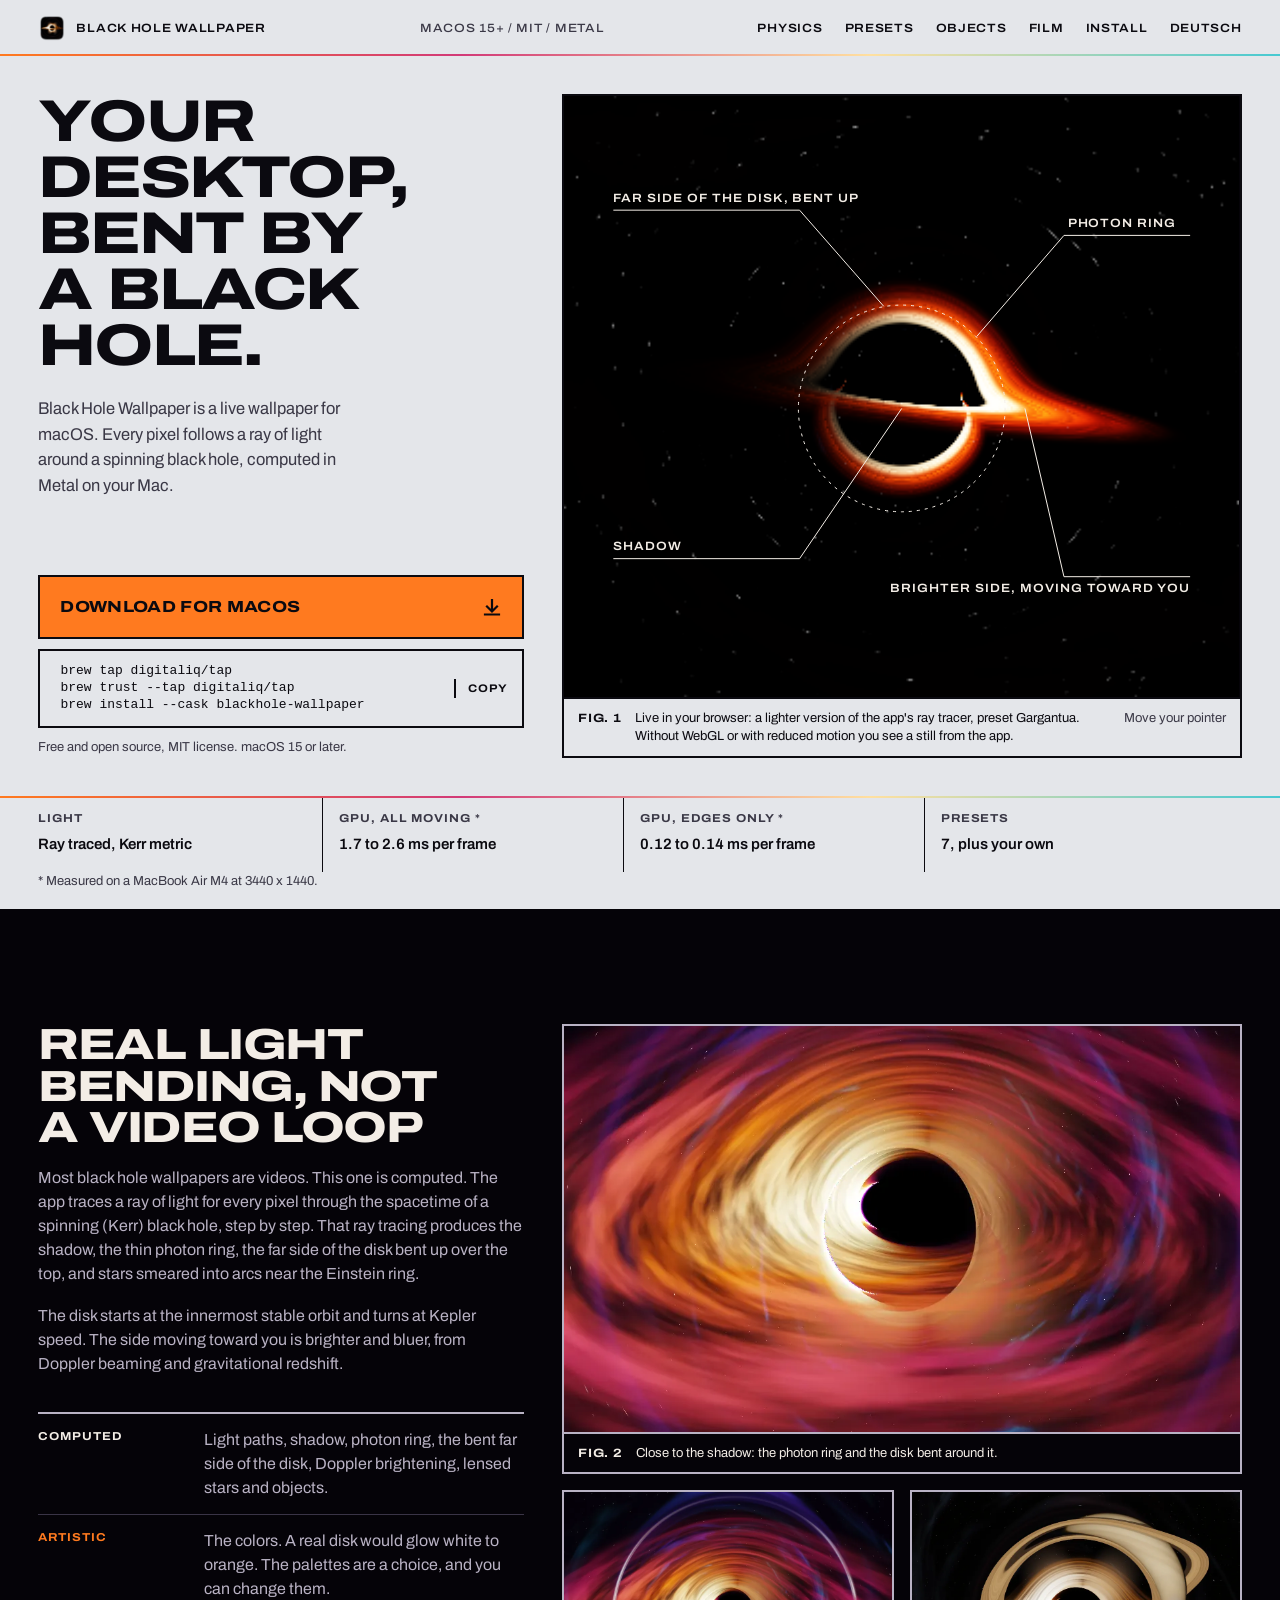
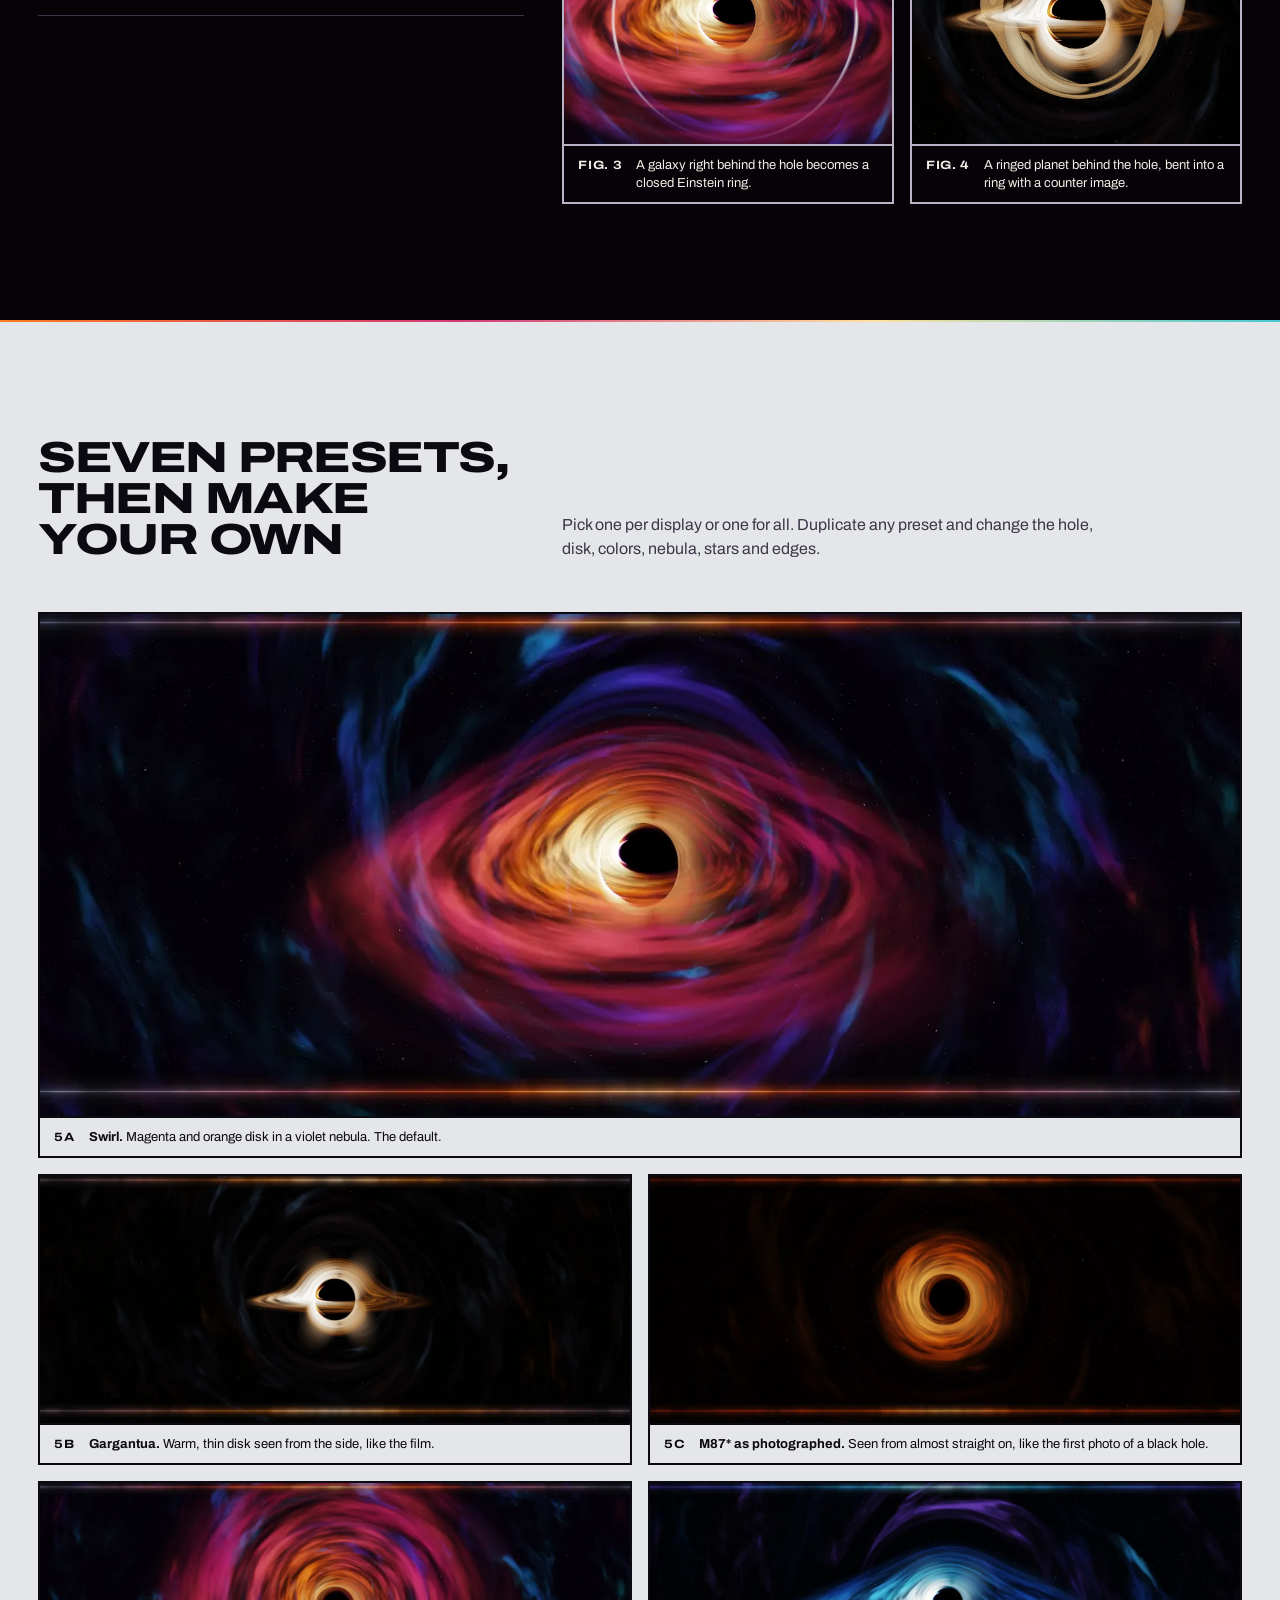
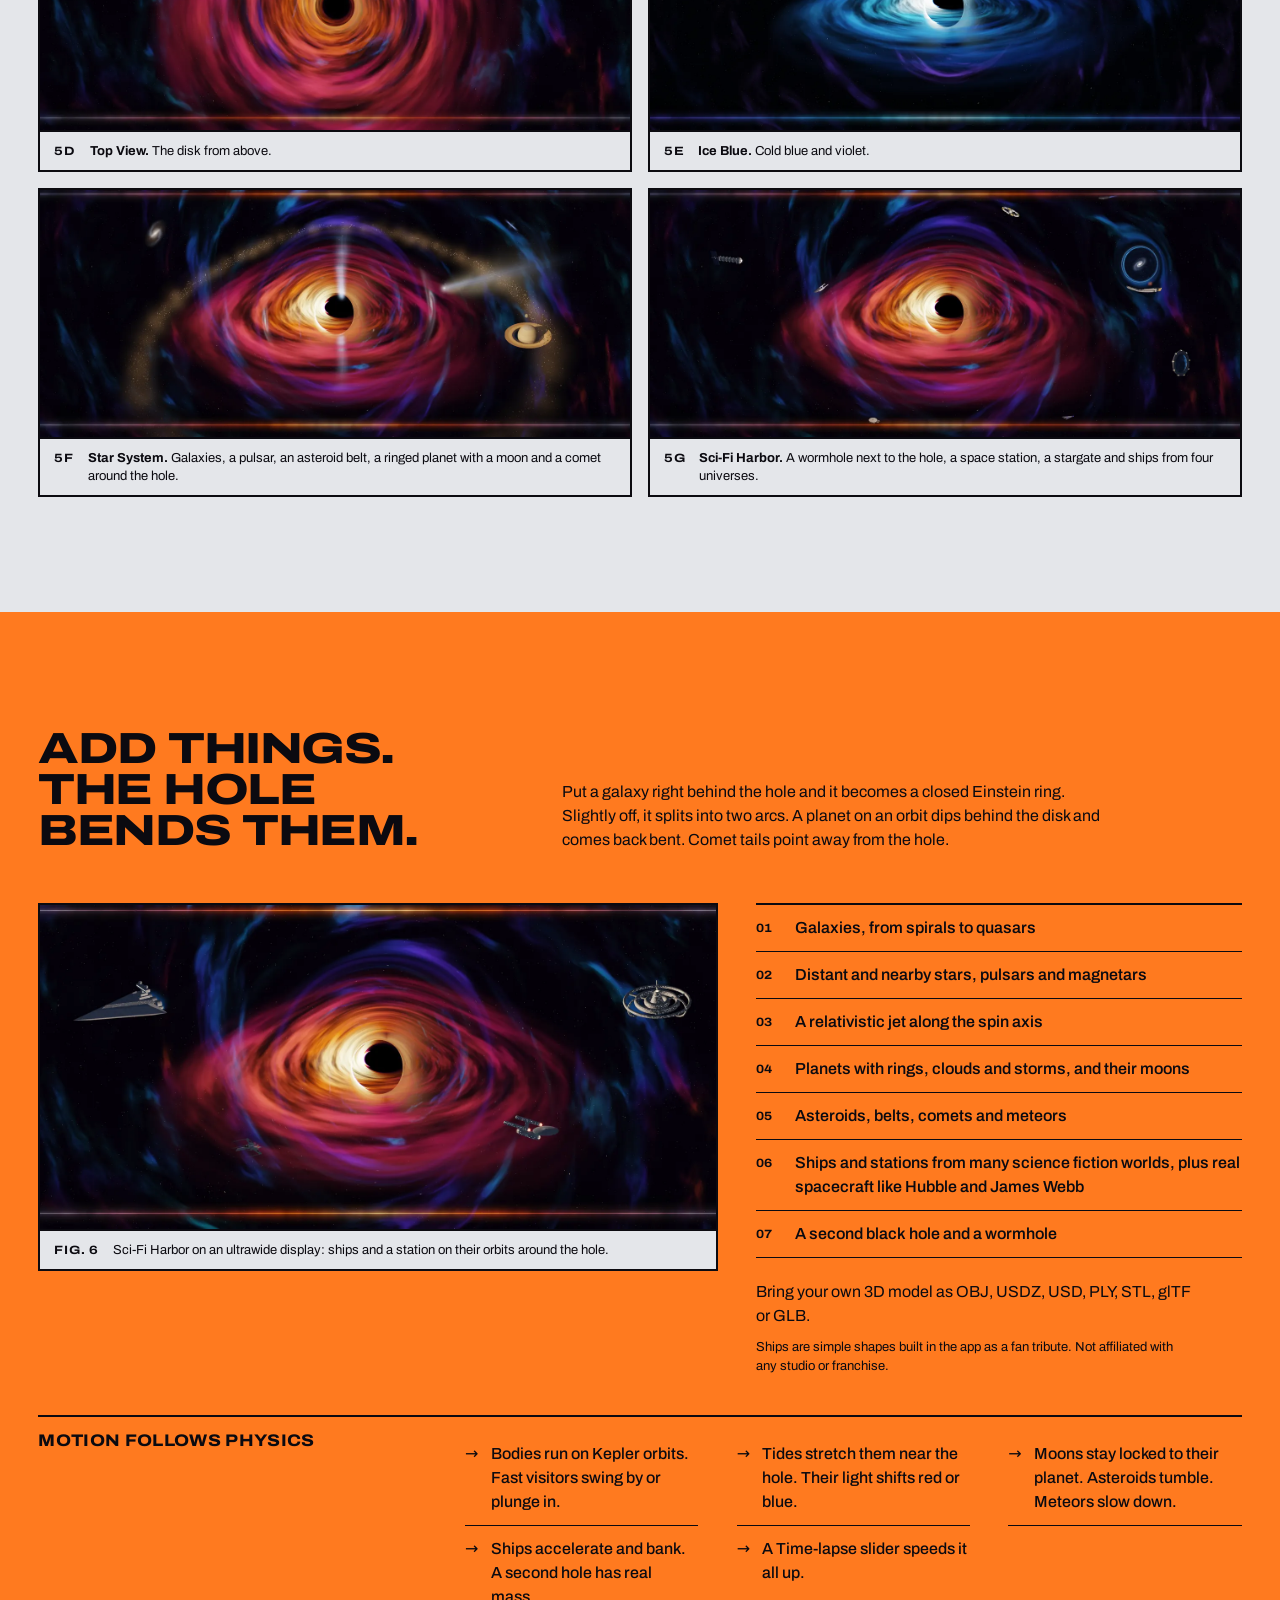
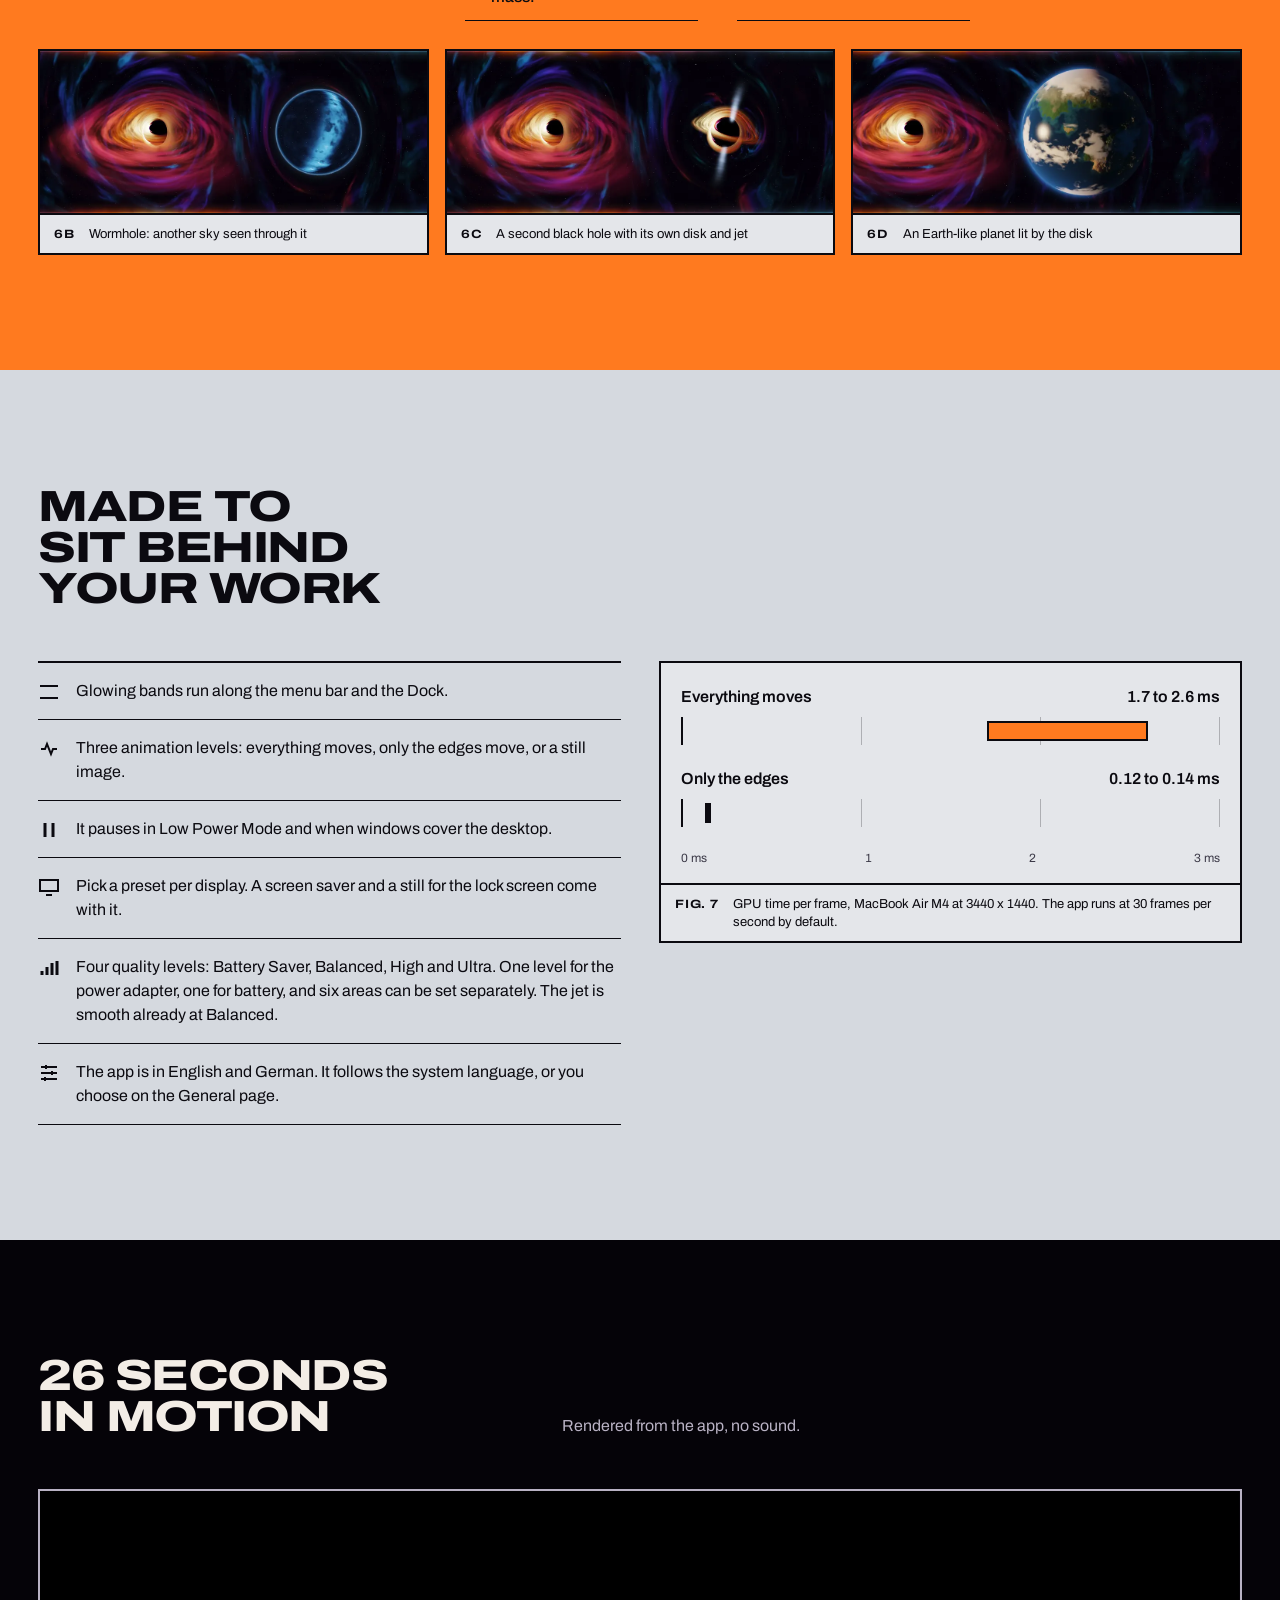
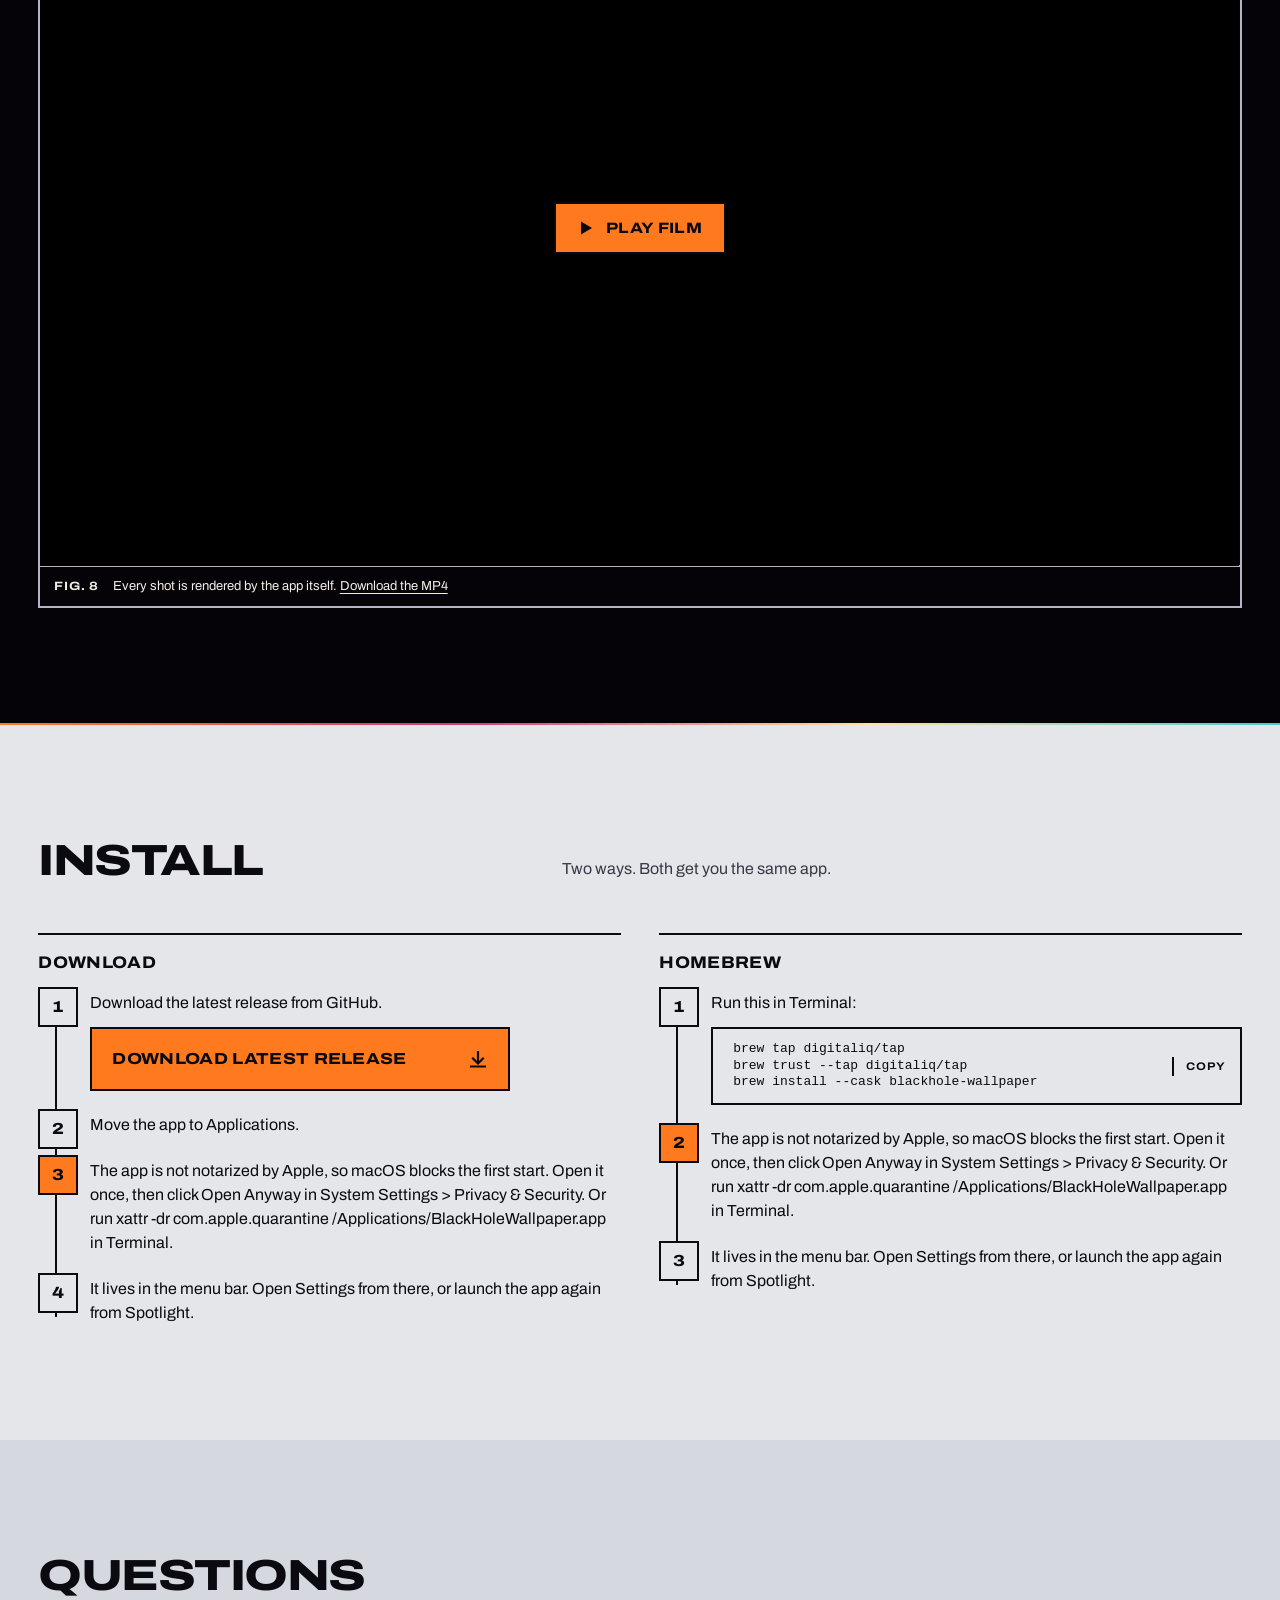
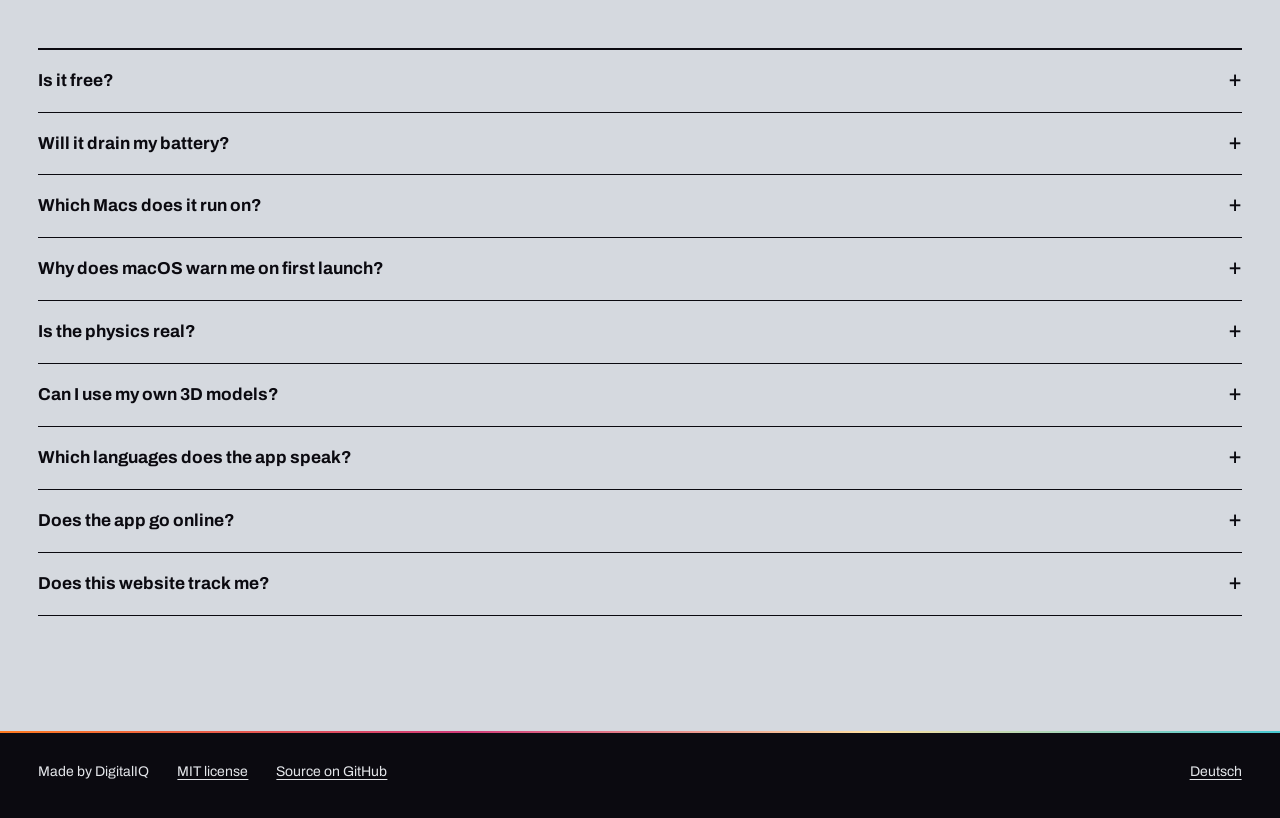
<file: website/index.html>
<!doctype html>
<html lang="en">
<head>
<meta charset="utf-8">
<meta name="viewport" content="width=device-width, initial-scale=1">
<title>Black Hole Wallpaper: a live black hole for your Mac</title>
<meta name="description" content="Free, open source animated wallpaper for macOS. A spinning black hole with real light bending, computed in Metal. Download it or install with Homebrew.">
<link rel="canonical" href="https://digitaliq.github.io/blackhole-wallpaper/">
<link rel="alternate" hreflang="en" href="https://digitaliq.github.io/blackhole-wallpaper/">
<link rel="alternate" hreflang="de" href="https://digitaliq.github.io/blackhole-wallpaper/de/">
<link rel="alternate" hreflang="x-default" href="https://digitaliq.github.io/blackhole-wallpaper/">
<meta name="theme-color" content="#E4E6EA">
<meta name="color-scheme" content="light">
<meta property="og:type" content="website">
<meta property="og:url" content="https://digitaliq.github.io/blackhole-wallpaper/">
<meta property="og:title" content="Black Hole Wallpaper: a live black hole for your Mac">
<meta property="og:description" content="Free, open source animated wallpaper for macOS. A spinning black hole with real light bending, computed in Metal. Download it or install with Homebrew.">
<meta property="og:image" content="https://digitaliq.github.io/blackhole-wallpaper/assets/img/og.jpg">
<meta property="og:image:width" content="1200">
<meta property="og:image:height" content="630">
<meta property="og:image:alt" content="Black Hole Wallpaper. Real light bending, live on your Mac desktop.">
<meta property="og:locale" content="en_US">
<meta name="twitter:card" content="summary_large_image">
<link rel="icon" href="favicon.ico" sizes="32x32">
<link rel="icon" href="assets/img/favicon-512.png" type="image/png" sizes="512x512">
<link rel="apple-touch-icon" href="assets/img/apple-touch-icon.png">
<link rel="preload" href="assets/fonts/archivo-latin-wdth-normal.woff2" as="font" type="font/woff2" crossorigin>
<link rel="stylesheet" href="assets/css/site.css">
<script type="application/ld+json">[{"@context": "https://schema.org", "@type": "SoftwareApplication", "name": "Black Hole Wallpaper", "alternateName": "Schwarzes Loch", "description": "Free, open source animated wallpaper for macOS. A spinning black hole with real light bending, computed in Metal. Download it or install with Homebrew.", "url": "https://digitaliq.github.io/blackhole-wallpaper/", "inLanguage": "en", "applicationCategory": "DesktopEnhancementApplication", "operatingSystem": "macOS 15 or later", "offers": {"@type": "Offer", "price": "0", "priceCurrency": "USD"}, "license": "https://opensource.org/licenses/MIT", "downloadUrl": "https://github.com/DigitalIQ/blackhole-wallpaper/releases/latest", "installUrl": "https://github.com/DigitalIQ/blackhole-wallpaper/releases/latest", "codeRepository": "https://github.com/DigitalIQ/blackhole-wallpaper", "image": "https://digitaliq.github.io/blackhole-wallpaper/assets/img/og.jpg", "screenshot": "https://digitaliq.github.io/blackhole-wallpaper/assets/img/preset-swirl.jpg", "author": {"@type": "Person", "name": "DigitalIQ", "url": "https://github.com/DigitalIQ"}}, {"@context": "https://schema.org", "@type": "FAQPage", "mainEntity": [{"@type": "Question", "name": "Is it free?", "acceptedAnswer": {"@type": "Answer", "text": "Yes. Free and open source under the MIT license."}}, {"@type": "Question", "name": "Will it drain my battery?", "acceptedAnswer": {"@type": "Answer", "text": "It pauses in Low Power Mode and when windows cover the desktop. With only the edges moving it needs less than a tenth of the GPU time. On battery you can pick a lighter quality level. Numbers are in the README."}}, {"@type": "Question", "name": "Which Macs does it run on?", "acceptedAnswer": {"@type": "Answer", "text": "macOS 15 or later."}}, {"@type": "Question", "name": "Why does macOS warn me on first launch?", "acceptedAnswer": {"@type": "Answer", "text": "The app is not notarized by Apple. Since macOS 15, right-click and Open no longer helps. Click Open Anyway in System Settings > Privacy & Security once, or remove the quarantine flag with xattr. Homebrew quarantines its download too."}}, {"@type": "Question", "name": "Is the physics real?", "acceptedAnswer": {"@type": "Answer", "text": "The light bending is: the app integrates light rays through Kerr spacetime. The colors are artistic. The README lists exactly what is real and what is approximated."}}, {"@type": "Question", "name": "Can I use my own 3D models?", "acceptedAnswer": {"@type": "Answer", "text": "Yes: OBJ, USDZ, USD, PLY, STL, glTF and GLB."}}, {"@type": "Question", "name": "Which languages does the app speak?", "acceptedAnswer": {"@type": "Answer", "text": "English and German. It follows the system language, or you pick one on the General page."}}, {"@type": "Question", "name": "Does the app go online?", "acceptedAnswer": {"@type": "Answer", "text": "Only for updates. It asks api.github.com at most once a day and loads updates from GitHub's download servers. You can switch the check off on the General page. No analytics."}}, {"@type": "Question", "name": "Does this website track me?", "acceptedAnswer": {"@type": "Answer", "text": "No. No cookies, no analytics, no requests to other servers."}}]}]</script>
</head>
<body>
<!--
THESIS: The page is the app's technical dossier. It proves a computed black hole the way a space-agency document proves a craft: figure plates with leader lines and a spec table of measured numbers. Refuses the category default of a dark glowing hero.
OWN-WORLD: cool datasheet grey, black 2px rules, Strudel orange as field and rule, the app's flowing bands as the sheet's lines, Archivo across its width axis, the black hole only inside black figure plates with white annotation.
STORY: see the hole bending light, learn that it is computed, check the numbers, download.
FIRST VIEWPORT: masthead with a flowing band, H1 in expanded caps with lede, orange download field and brew command on the left; a 7/12 figure plate with the live shader and four leader lines on the right; spec table below.
FORM: candidate 5 of 7 (mission documentation), seed f7a0f39c, with bands borrowed from the desktop direction.
FINISH: unreviewed and undocumented is unfinished; this build ends with the finish review, the verdict, DESIGN.md, and every shipping raster carrying its provenance
-->
<a class="skip" href="#main">Skip to content</a>
<div class="wrap">
  <header class="head">
    <a class="id" href="./"><img src="assets/img/icon-64.png" alt="" width="28" height="28"><span>Black Hole Wallpaper</span></a>
    <span class="doc">macOS 15+ / MIT / Metal</span>
    <nav aria-label="Sections"><a href="#physics">Physics</a><a href="#presets">Presets</a><a href="#objects">Objects</a><a href="#film">Film</a><a href="#install">Install</a><a class="lang" href="de/" hreflang="de" lang="de">Deutsch</a></nav>
  </header>
</div>
<div class="band" aria-hidden="true"></div>

<main id="main">
<div class="wrap">
  <div class="hero">
    <div class="copy">
      <div>
        <h1>Your desktop, bent by a black hole.</h1>
        <p class="lede">Black Hole Wallpaper is a live wallpaper for macOS. Every pixel follows a ray of light around a spinning black hole, computed in Metal on your Mac.</p>
      </div>
      <div class="act">
        <a class="btn" href="https://github.com/DigitalIQ/blackhole-wallpaper/releases/latest">Download for macOS<svg viewBox="0 0 20 20" aria-hidden="true"><path d="M10 3v11M5 9.5l5 5 5-5M3 17.5h14" stroke="currentColor" stroke-width="2.2" fill="none" stroke-linecap="square"/></svg></a>
        <button class="copy-cmd" type="button" data-copy="brew tap digitaliq/tap &amp;&amp; brew trust --tap digitaliq/tap &amp;&amp; brew install --cask blackhole-wallpaper" data-label="Copy" data-done="Copied"><code>brew tap digitaliq/tap<br>brew trust --tap digitaliq/tap<br>brew install --cask blackhole-wallpaper</code><span class="k" aria-live="polite">Copy</span></button>
        <p class="fine">Free and open source, MIT license. macOS 15 or later.</p>
      </div>
    </div>
    <figure class="fig">
      <div class="plate" id="plate" data-label="A black hole rendered live in your browser: a thin glowing disk, the far side of the disk bent up over the shadow.">
        <picture><source type="image/webp" srcset="assets/img/hero-still.webp"><img src="assets/img/hero-still.jpg" alt="Still from the app, preset Gargantua: a black hole with a thin glowing disk, the far side of the disk bent up over the shadow." width="1400" height="1061"></picture>
        <svg class="anno" viewBox="0 0 1000 1000" preserveAspectRatio="xMidYMid meet" aria-hidden="true">
          <circle cx="500" cy="520" r="172" stroke-dasharray="3 5"/>
          <polyline points="625,400 770,232 980,232"/><text x="776" y="218">Photon ring</text>
          <polyline points="470,350 330,190 20,190"/><text x="20" y="176">Far side of the disk, bent up</text>
          <polyline class="m1" points="500,520 330,770 20,770"/><text class="m1" x="20" y="756">Shadow</text>
          <polyline points="705,520 770,800 980,800"/><text x="980" y="826" text-anchor="end">Brighter side, moving toward you</text>
        </svg>
      </div>
      <figcaption class="cap"><b>Fig. 1</b><span>Live in your browser: a lighter version of the app&#x27;s ray tracer, preset Gargantua. Without WebGL or with reduced motion you see a still from the app.</span><span class="hint" data-touch="Drag to tilt">Move your pointer</span></figcaption>
    </figure>
  </div>
</div>
<div class="band" aria-hidden="true"></div>
<div class="wrap">
  <dl class="spec"><div><dt class="label">Light</dt><dd class="num">Ray traced, Kerr metric</dd></div><div><dt class="label">GPU, all moving *</dt><dd class="num">1.7 to 2.6 ms per frame</dd></div><div><dt class="label">GPU, edges only *</dt><dd class="num">0.12 to 0.14 ms per frame</dd></div><div><dt class="label">Presets</dt><dd class="num">7, plus your own</dd></div></dl>
  <p class="fine spec-note">* Measured on a MacBook Air M4 at 3440 x 1440.</p>
</div>

<section class="dark" id="physics" aria-labelledby="physics-h">
  <div class="wrap phys">
    <div class="text">
      <h2 id="physics-h">Real light bending, not a video loop</h2>
      <p>Most black hole wallpapers are videos. This one is computed. The app traces a ray of light for every pixel through the spacetime of a spinning (Kerr) black hole, step by step. That ray tracing produces the shadow, the thin photon ring, the far side of the disk bent up over the top, and stars smeared into arcs near the Einstein ring.</p><p>The disk starts at the innermost stable orbit and turns at Kepler speed. The side moving toward you is brighter and bluer, from Doppler beaming and gravitational redshift.</p>
      <dl class="truth"><div><dt class="label">Computed</dt><dd>Light paths, shadow, photon ring, the bent far side of the disk, Doppler brightening, lensed stars and objects.</dd></div><div><dt class="label art">Artistic</dt><dd>The colors. A real disk would glow white to orange. The palettes are a choice, and you can change them.</dd></div></dl>
    </div>
    <div class="figs"><figure class="fig"><picture><source type="image/webp" srcset="assets/img/fig-close.webp"><img src="assets/img/fig-close.jpg" alt="Close-up from the app: the black shadow, a thin bright ring at its edge, the glowing disk wrapped around it in orange and magenta." width="1000" height="700" loading="lazy" decoding="async"></picture><figcaption class="cap"><b>Fig. 2</b><span>Close to the shadow: the photon ring and the disk bent around it.</span></figcaption></figure><figure class="fig"><picture><source type="image/webp" srcset="assets/img/fig-ring.webp"><img src="assets/img/fig-ring.jpg" alt="A thin white ring around the black hole and its magenta disk: the image of a galaxy behind it." width="1000" height="769" loading="lazy" decoding="async"></picture><figcaption class="cap"><b>Fig. 3</b><span>A galaxy right behind the hole becomes a closed Einstein ring.</span></figcaption></figure><figure class="fig"><picture><source type="image/webp" srcset="assets/img/fig-planet.webp"><img src="assets/img/fig-planet.jpg" alt="A ringed planet stretched into arcs around the black hole, preset Gargantua." width="1000" height="769" loading="lazy" decoding="async"></picture><figcaption class="cap"><b>Fig. 4</b><span>A ringed planet behind the hole, bent into a ring with a counter image.</span></figcaption></figure></div>
  </div>
</section>
<div class="band" aria-hidden="true"></div>

<section id="presets" aria-labelledby="presets-h">
  <div class="wrap">
    <div class="sec-head"><h2 id="presets-h">Seven presets, then make your own</h2><p>Pick one per display or one for all. Duplicate any preset and change the hole, disk, colors, nebula, stars and edges.</p></div>
    <ul class="presets"><li><figure class="fig"><picture><source type="image/webp" srcset="assets/img/preset-swirl.webp"><img src="assets/img/preset-swirl.jpg" alt="Still from the app, preset Swirl." width="1400" height="586" loading="lazy" decoding="async"></picture><figcaption class="cap"><b>5a</b><span><strong>Swirl.</strong> Magenta and orange disk in a violet nebula. The default.</span></figcaption></figure></li><li><figure class="fig"><picture><source type="image/webp" srcset="assets/img/preset-gargantua.webp"><img src="assets/img/preset-gargantua.jpg" alt="Still from the app, preset Gargantua." width="1400" height="586" loading="lazy" decoding="async"></picture><figcaption class="cap"><b>5b</b><span><strong>Gargantua.</strong> Warm, thin disk seen from the side, like the film.</span></figcaption></figure></li><li><figure class="fig"><picture><source type="image/webp" srcset="assets/img/preset-m87.webp"><img src="assets/img/preset-m87.jpg" alt="Still from the app, preset M87* as photographed." width="1400" height="586" loading="lazy" decoding="async"></picture><figcaption class="cap"><b>5c</b><span><strong>M87* as photographed.</strong> Seen from almost straight on, like the first photo of a black hole.</span></figcaption></figure></li><li><figure class="fig"><picture><source type="image/webp" srcset="assets/img/preset-topview.webp"><img src="assets/img/preset-topview.jpg" alt="Still from the app, preset Top View." width="1400" height="586" loading="lazy" decoding="async"></picture><figcaption class="cap"><b>5d</b><span><strong>Top View.</strong> The disk from above.</span></figcaption></figure></li><li><figure class="fig"><picture><source type="image/webp" srcset="assets/img/preset-iceblue.webp"><img src="assets/img/preset-iceblue.jpg" alt="Still from the app, preset Ice Blue." width="1400" height="586" loading="lazy" decoding="async"></picture><figcaption class="cap"><b>5e</b><span><strong>Ice Blue.</strong> Cold blue and violet.</span></figcaption></figure></li><li><figure class="fig"><picture><source type="image/webp" srcset="assets/img/preset-starsystem.webp"><img src="assets/img/preset-starsystem.jpg" alt="Still from the app, preset Star System." width="1400" height="586" loading="lazy" decoding="async"></picture><figcaption class="cap"><b>5f</b><span><strong>Star System.</strong> Galaxies, a pulsar, an asteroid belt, a ringed planet with a moon and a comet around the hole.</span></figcaption></figure></li><li><figure class="fig"><picture><source type="image/webp" srcset="assets/img/preset-scifi.webp"><img src="assets/img/preset-scifi.jpg" alt="Still from the app, preset Sci-Fi Harbor." width="1400" height="586" loading="lazy" decoding="async"></picture><figcaption class="cap"><b>5g</b><span><strong>Sci-Fi Harbor.</strong> A wormhole next to the hole, a space station, a stargate and ships from four universes.</span></figcaption></figure></li></ul>
  </div>
</section>

<section class="spot" id="objects" aria-labelledby="objects-h">
  <div class="wrap">
    <div class="sec-head"><h2 id="objects-h">Add things. The hole bends them.</h2><p>Put a galaxy right behind the hole and it becomes a closed Einstein ring. Slightly off, it splits into two arcs. A planet on an orbit dips behind the disk and comes back bent. Comet tails point away from the hole.</p></div>
    <div class="objects">
      <figure class="fig main-fig"><picture><source type="image/webp" srcset="assets/img/obj-ships.webp"><img src="assets/img/obj-ships.jpg" alt="Still from the app: the black hole with its magenta disk, a star destroyer, a starship and a space station around it." width="1600" height="768" loading="lazy" decoding="async"></picture><figcaption class="cap"><b>Fig. 6</b><span>Sci-Fi Harbor on an ultrawide display: ships and a station on their orbits around the hole.</span></figcaption></figure>
      <div>
        <ul class="kinds"><li><span>01</span>Galaxies, from spirals to quasars</li><li><span>02</span>Distant and nearby stars, pulsars and magnetars</li><li><span>03</span>A relativistic jet along the spin axis</li><li><span>04</span>Planets with rings, clouds and storms, and their moons</li><li><span>05</span>Asteroids, belts, comets and meteors</li><li><span>06</span>Ships and stations from many science fiction worlds, plus real spacecraft like Hubble and James Webb</li><li><span>07</span>A second black hole and a wormhole</li></ul>
        <div class="notes"><p>Bring your own 3D model as OBJ, USDZ, USD, PLY, STL, glTF or GLB.</p><p class="fine">Ships are simple shapes built in the app as a fan tribute. Not affiliated with any studio or franchise.</p></div>
      </div>
    </div>
    <div class="motion-row"><h3 class="motion-h">Motion follows physics</h3><ul class="motion"><li><span>&rarr;</span>Bodies run on Kepler orbits. Fast visitors swing by or plunge in.</li><li><span>&rarr;</span>Tides stretch them near the hole. Their light shifts red or blue.</li><li><span>&rarr;</span>Moons stay locked to their planet. Asteroids tumble. Meteors slow down.</li><li><span>&rarr;</span>Ships accelerate and bank. A second hole has real mass.</li><li><span>&rarr;</span>A Time-lapse slider speeds it all up.</li></ul></div>
    <div class="obj-row"><figure class="fig"><picture><source type="image/webp" srcset="assets/img/obj-wormhole.webp"><img src="assets/img/obj-wormhole.jpg" alt="A sphere showing a different, cooler sky next to the black hole." width="1000" height="419" loading="lazy" decoding="async"></picture><figcaption class="cap"><b>6b</b><span>Wormhole: another sky seen through it</span></figcaption></figure><figure class="fig"><picture><source type="image/webp" srcset="assets/img/obj-second.webp"><img src="assets/img/obj-second.jpg" alt="A smaller black hole with a disk and a jet next to the main one." width="1000" height="419" loading="lazy" decoding="async"></picture><figcaption class="cap"><b>6c</b><span>A second black hole with its own disk and jet</span></figcaption></figure><figure class="fig"><picture><source type="image/webp" srcset="assets/img/obj-planet.webp"><img src="assets/img/obj-planet.jpg" alt="An Earth-like planet with clouds next to the black hole." width="1000" height="419" loading="lazy" decoding="async"></picture><figcaption class="cap"><b>6d</b><span>An Earth-like planet lit by the disk</span></figcaption></figure></div>
  </div>
</section>

<section class="tint" id="mac" aria-labelledby="mac-h">
  <div class="wrap">
    <div class="sec-head"><h2 id="mac-h">Made to sit behind your work</h2></div>
    <div class="mac">
      <ul class="facts"><li><svg viewBox="0 0 22 22" aria-hidden="true"><path d="M2 5h18M2 17h18" stroke="currentColor" stroke-width="2"/></svg><span>Glowing bands run along the menu bar and the Dock.</span></li><li><svg viewBox="0 0 22 22" aria-hidden="true"><path d="M3 11h4l2-5 4 10 2-5h4" stroke="currentColor" stroke-width="2" fill="none"/></svg><span>Three animation levels: everything moves, only the edges move, or a still image.</span></li><li><svg viewBox="0 0 22 22" aria-hidden="true"><path d="M7 4v14M15 4v14" stroke="currentColor" stroke-width="3"/></svg><span>It pauses in Low Power Mode and when windows cover the desktop.</span></li><li><svg viewBox="0 0 22 22" aria-hidden="true"><rect x="2" y="4" width="18" height="11" stroke="currentColor" stroke-width="2" fill="none"/><path d="M8 19h6" stroke="currentColor" stroke-width="2"/></svg><span>Pick a preset per display. A screen saver and a still for the lock screen come with it.</span></li><li><svg viewBox="0 0 22 22" aria-hidden="true"><path d="M4 18v-4M9 18v-8M14 18v-12M19 18V4" stroke="currentColor" stroke-width="3"/></svg><span>Four quality levels: Battery Saver, Balanced, High and Ultra. One level for the power adapter, one for battery, and six areas can be set separately. The jet is smooth already at Balanced.</span></li><li><svg viewBox="0 0 22 22" aria-hidden="true"><path d="M3 5h16M3 11h16M3 17h16" stroke="currentColor" stroke-width="2"/><path d="M8 3v4M14 9v4M7 15v4" stroke="currentColor" stroke-width="2"/></svg><span>The app is in English and German. It follows the system language, or you choose on the General page.</span></li></ul>
      <figure class="chart">
        <div class="body">
          <div class="bar"><div class="lbl"><span>Everything moves</span><span class="num">1.7 to 2.6 ms</span></div><div class="track"><span class="range hot" style="left:56.7%;width:30%"></span></div></div>
          <div class="bar"><div class="lbl"><span>Only the edges</span><span class="num">0.12 to 0.14 ms</span></div><div class="track"><span class="range" style="left:4%;width:1.2%;min-width:4px"></span></div></div>
          <div class="axis num" aria-hidden="true"><span>0 ms</span><span>1</span><span>2</span><span>3 ms</span></div>
        </div>
        <figcaption class="cap"><b>Fig. 7</b><span>GPU time per frame, MacBook Air M4 at 3440 x 1440. The app runs at 30 frames per second by default.</span></figcaption>
      </figure>
    </div>
  </div>
</section>

<section class="dark film" id="film" aria-labelledby="film-h">
  <div class="wrap">
    <div class="sec-head"><h2 id="film-h">26 seconds in motion</h2><p>Rendered from the app, no sound.</p></div>
    <figure class="fig">
      <div class="player">
        <video id="promo" muted playsinline loop preload="none" poster="assets/film/poster.jpg" width="1920" height="1080">
          <source src="assets/film/promo.webm" type="video/webm">
          <source src="assets/film/promo.mp4" type="video/mp4">
          <p>Your browser cannot play this video. <a href="assets/film/promo.mp4">Download the MP4</a></p>
        </video>
        <button class="play" id="play" type="button"><span><svg viewBox="0 0 16 16" aria-hidden="true"><path d="M3 1.5v13l11-6.5z" fill="currentColor"/></svg>Play film</span></button>
      </div>
      <figcaption class="cap"><b>Fig. 8</b><span>Every shot is rendered by the app itself. <a href="assets/film/promo.mp4">Download the MP4</a></span></figcaption>
    </figure>
  </div>
</section>
<div class="band" aria-hidden="true"></div>

<section id="install" aria-labelledby="install-h">
  <div class="wrap">
    <div class="sec-head"><h2 id="install-h">Install</h2><p>Two ways. Both get you the same app.</p></div>
    <div class="install">
      <div class="path">
        <h3>Download</h3>
        <ol class="steps">
          <li>Download the latest release from GitHub.<a class="btn" href="https://github.com/DigitalIQ/blackhole-wallpaper/releases/latest">Download latest release<svg viewBox="0 0 20 20" aria-hidden="true"><path d="M10 3v11M5 9.5l5 5 5-5M3 17.5h14" stroke="currentColor" stroke-width="2.2" fill="none" stroke-linecap="square"/></svg></a></li>
          <li>Move the app to Applications.</li>
          <li class="warn">The app is not notarized by Apple, so macOS blocks the first start. Open it once, then click Open Anyway in System Settings &gt; Privacy &amp; Security. Or run xattr -dr com.apple.quarantine /Applications/BlackHoleWallpaper.app in Terminal.</li>
          <li>It lives in the menu bar. Open Settings from there, or launch the app again from Spotlight.</li>
        </ol>
      </div>
      <div class="path">
        <h3>Homebrew</h3>
        <ol class="steps">
          <li>Run this in Terminal:<button class="copy-cmd" type="button" data-copy="brew tap digitaliq/tap &amp;&amp; brew trust --tap digitaliq/tap &amp;&amp; brew install --cask blackhole-wallpaper" data-label="Copy" data-done="Copied"><code>brew tap digitaliq/tap<br>brew trust --tap digitaliq/tap<br>brew install --cask blackhole-wallpaper</code><span class="k" aria-live="polite">Copy</span></button></li>
          <li class="warn">The app is not notarized by Apple, so macOS blocks the first start. Open it once, then click Open Anyway in System Settings &gt; Privacy &amp; Security. Or run xattr -dr com.apple.quarantine /Applications/BlackHoleWallpaper.app in Terminal.</li>
          <li>It lives in the menu bar. Open Settings from there, or launch the app again from Spotlight.</li>
        </ol>
      </div>
    </div>
  </div>
</section>

<section class="tint" id="faq" aria-labelledby="faq-h">
  <div class="wrap">
    <div class="sec-head"><h2 id="faq-h">Questions</h2></div>
    <div class="faq"><details><summary>Is it free?</summary><p>Yes. Free and open source under the MIT license.</p></details><details><summary>Will it drain my battery?</summary><p>It pauses in Low Power Mode and when windows cover the desktop. With only the edges moving it needs less than a tenth of the GPU time. On battery you can pick a lighter quality level. Numbers are in the README.</p></details><details><summary>Which Macs does it run on?</summary><p>macOS 15 or later.</p></details><details><summary>Why does macOS warn me on first launch?</summary><p>The app is not notarized by Apple. Since macOS 15, right-click and Open no longer helps. Click Open Anyway in System Settings &gt; Privacy &amp; Security once, or remove the quarantine flag with xattr. Homebrew quarantines its download too.</p></details><details><summary>Is the physics real?</summary><p>The light bending is: the app integrates light rays through Kerr spacetime. The colors are artistic. The README lists exactly what is real and what is approximated.</p></details><details><summary>Can I use my own 3D models?</summary><p>Yes: OBJ, USDZ, USD, PLY, STL, glTF and GLB.</p></details><details><summary>Which languages does the app speak?</summary><p>English and German. It follows the system language, or you pick one on the General page.</p></details><details><summary>Does the app go online?</summary><p>Only for updates. It asks api.github.com at most once a day and loads updates from GitHub&#x27;s download servers. You can switch the check off on the General page. No analytics.</p></details><details><summary>Does this website track me?</summary><p>No. No cookies, no analytics, no requests to other servers.</p></details></div>
  </div>
</section>
</main>

<div class="band" aria-hidden="true"></div>
<footer class="foot">
  <div class="wrap">
    <span>Made by DigitalIQ</span>
    <a href="https://opensource.org/licenses/MIT">MIT license</a>
    <a href="https://github.com/DigitalIQ/blackhole-wallpaper">Source on GitHub</a>
    <a href="de/" hreflang="de" lang="de">Deutsch</a>
  </div>
</footer>
<script type="module" src="assets/js/main.js"></script>
</body>
</html>
</file>
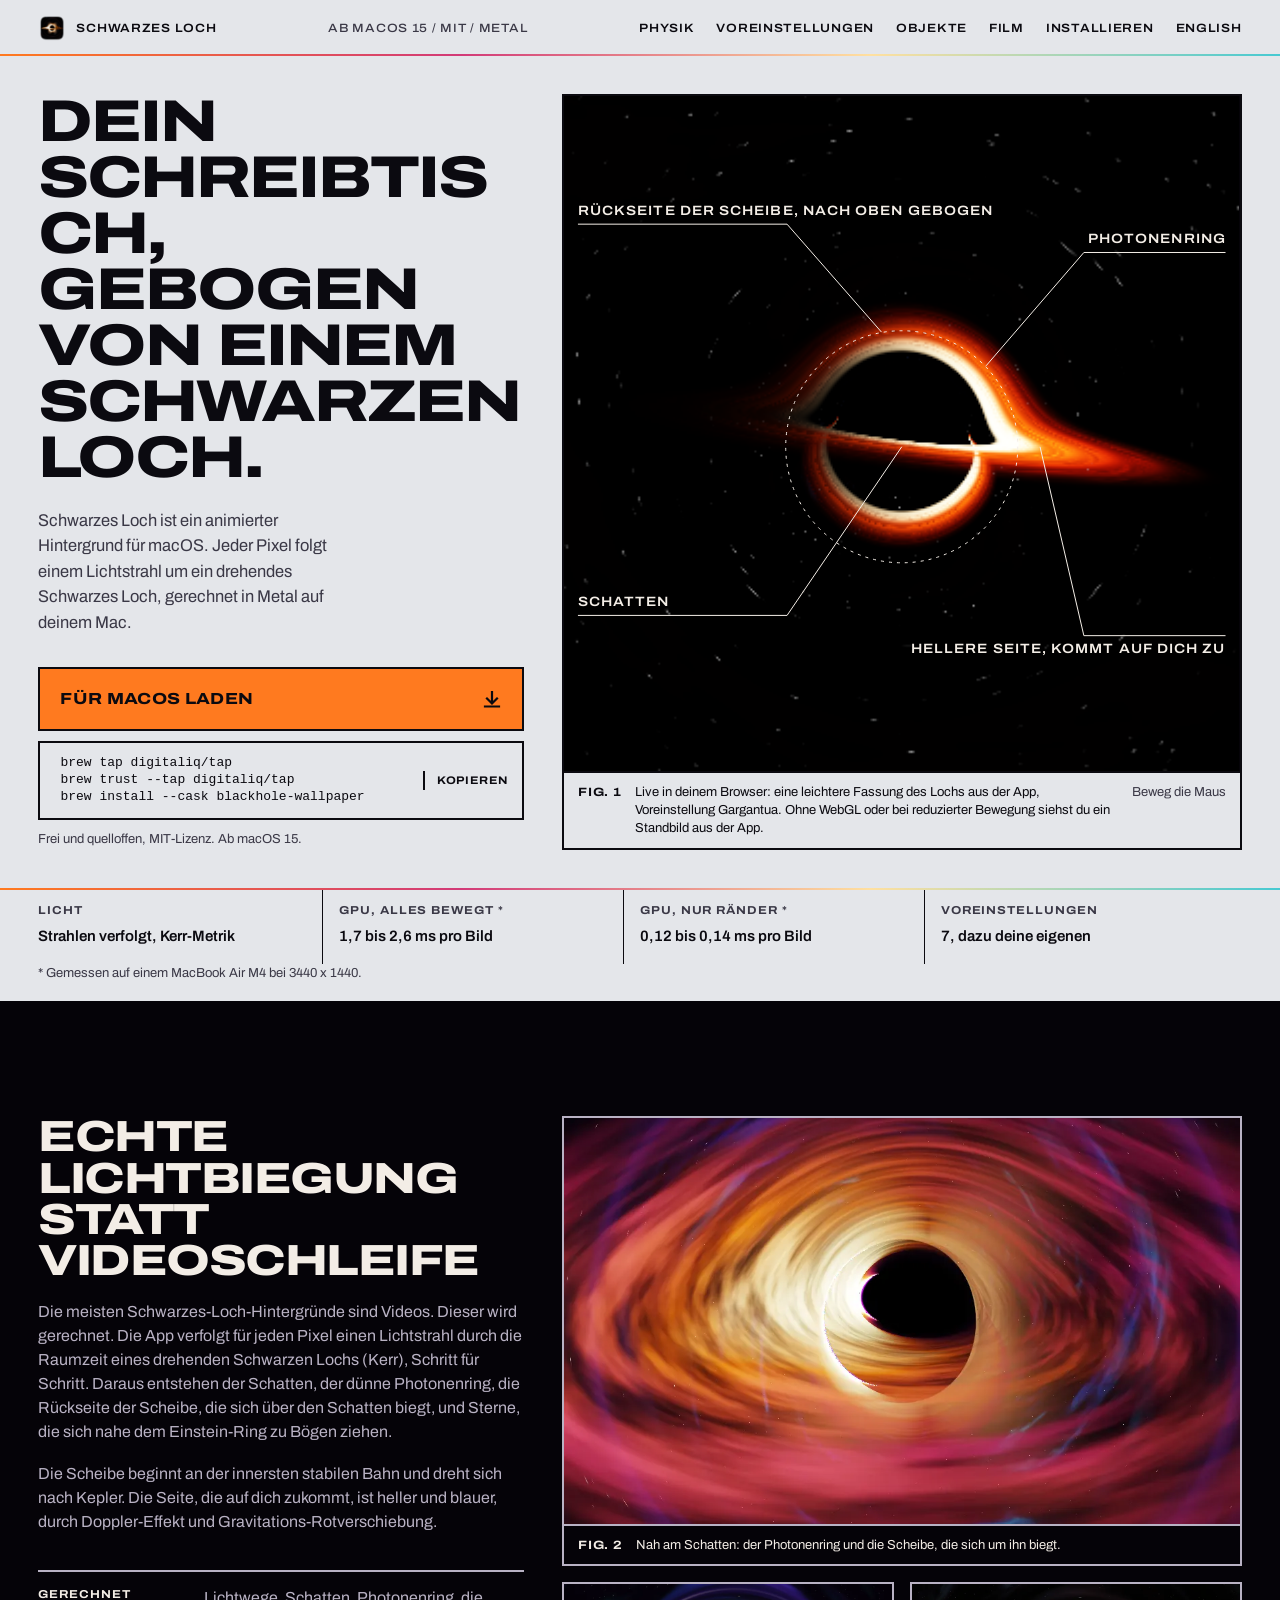
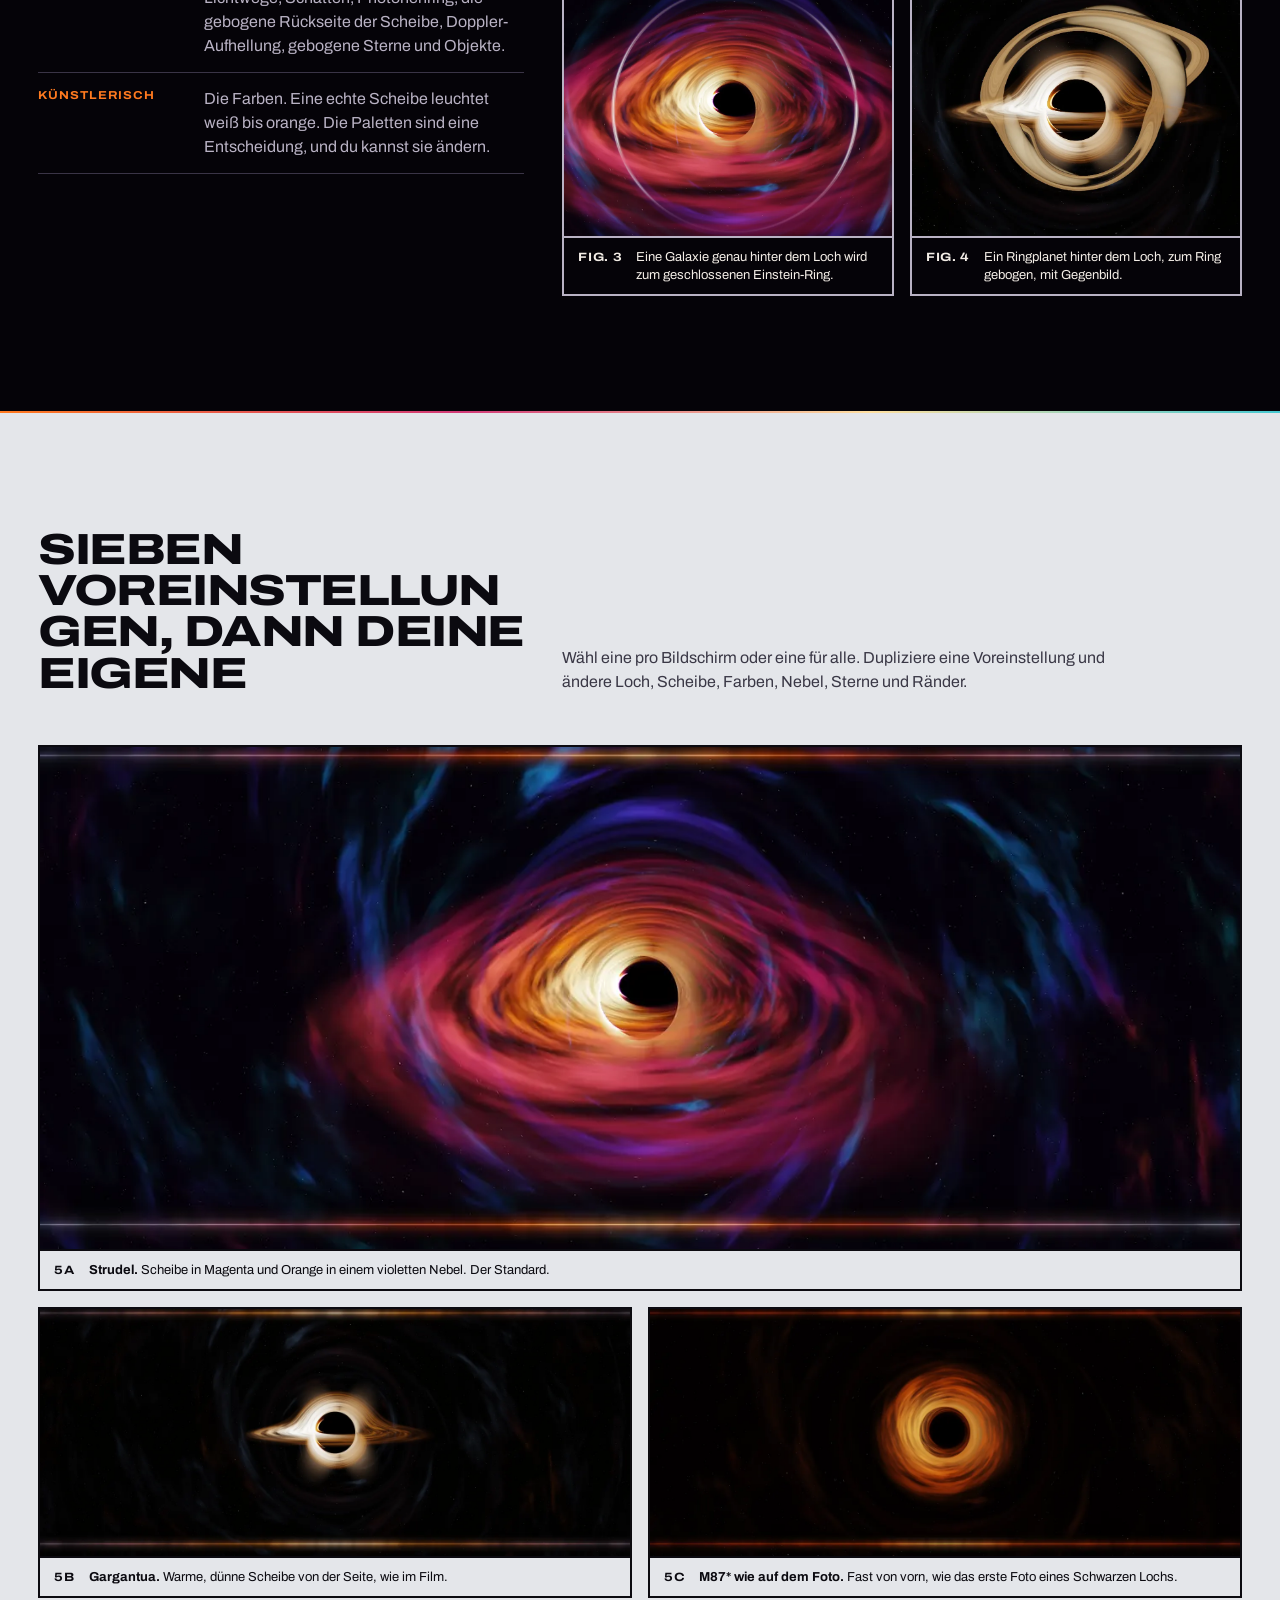
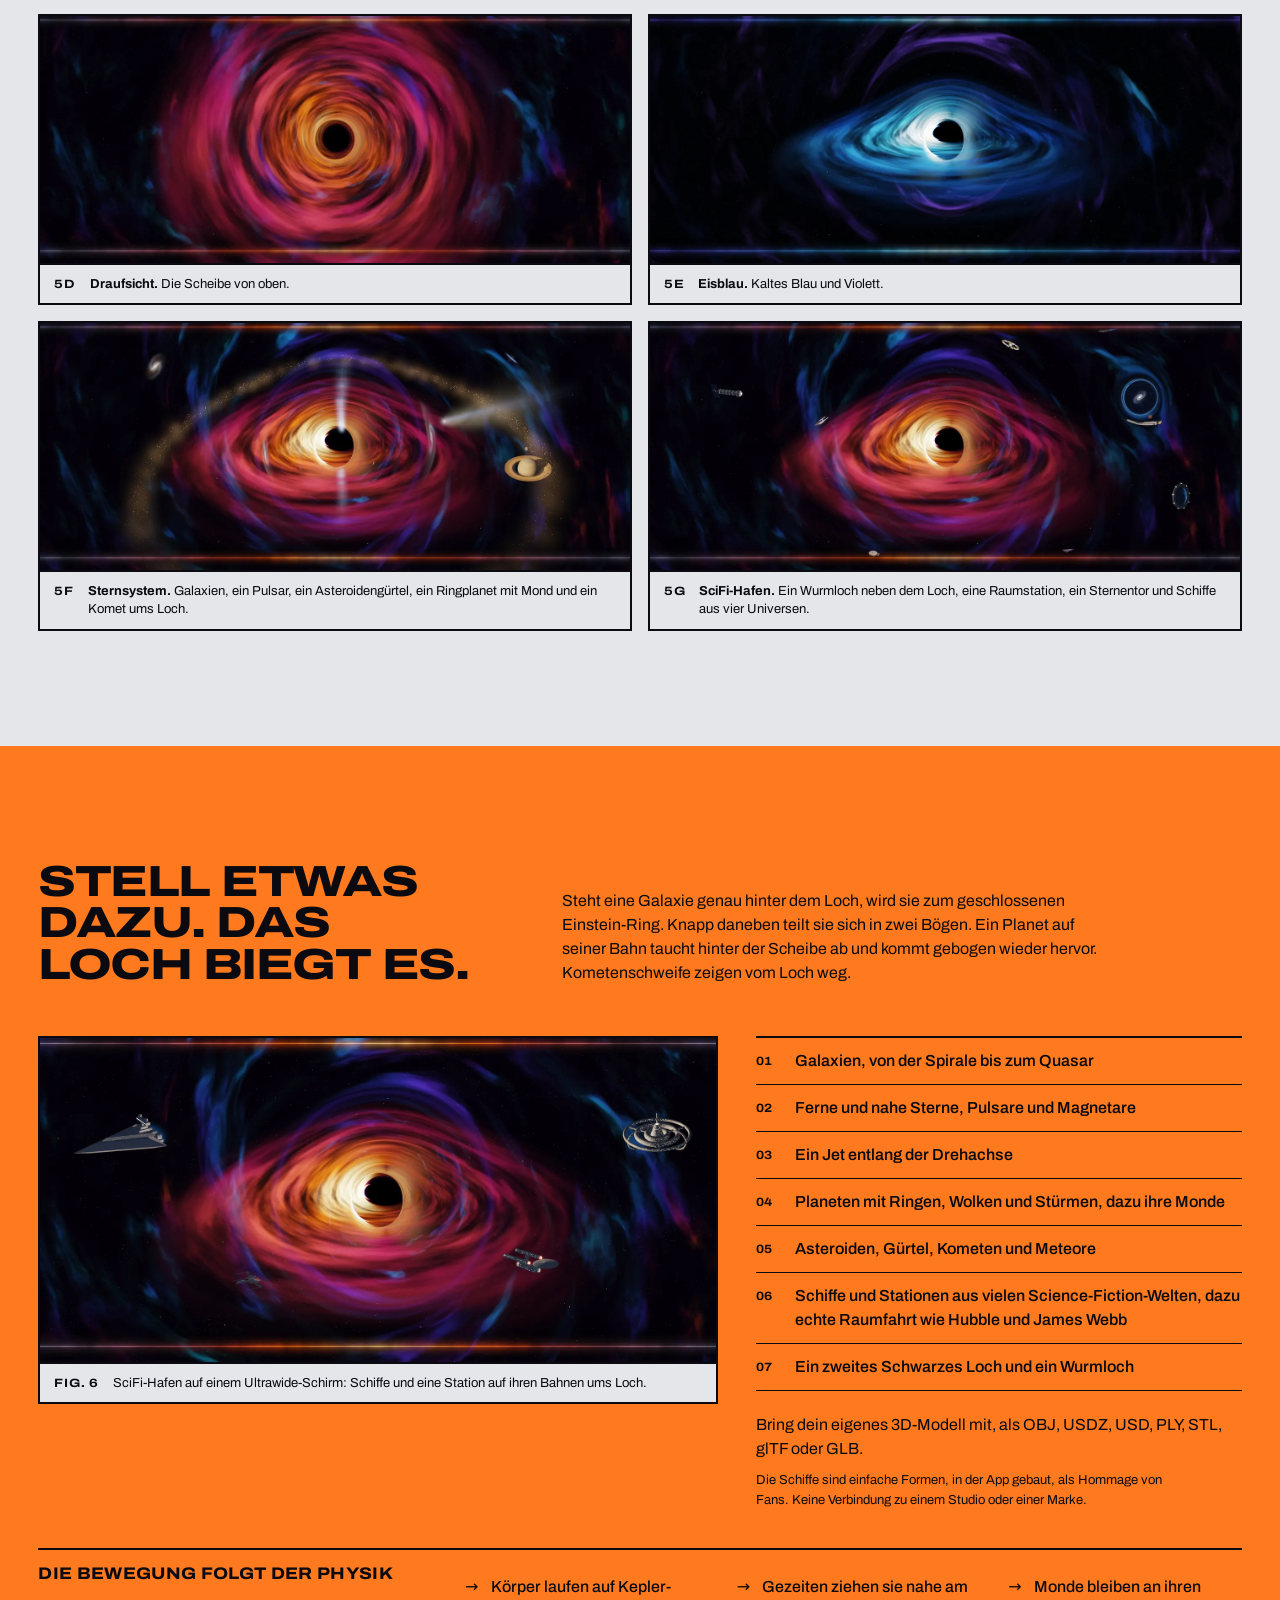
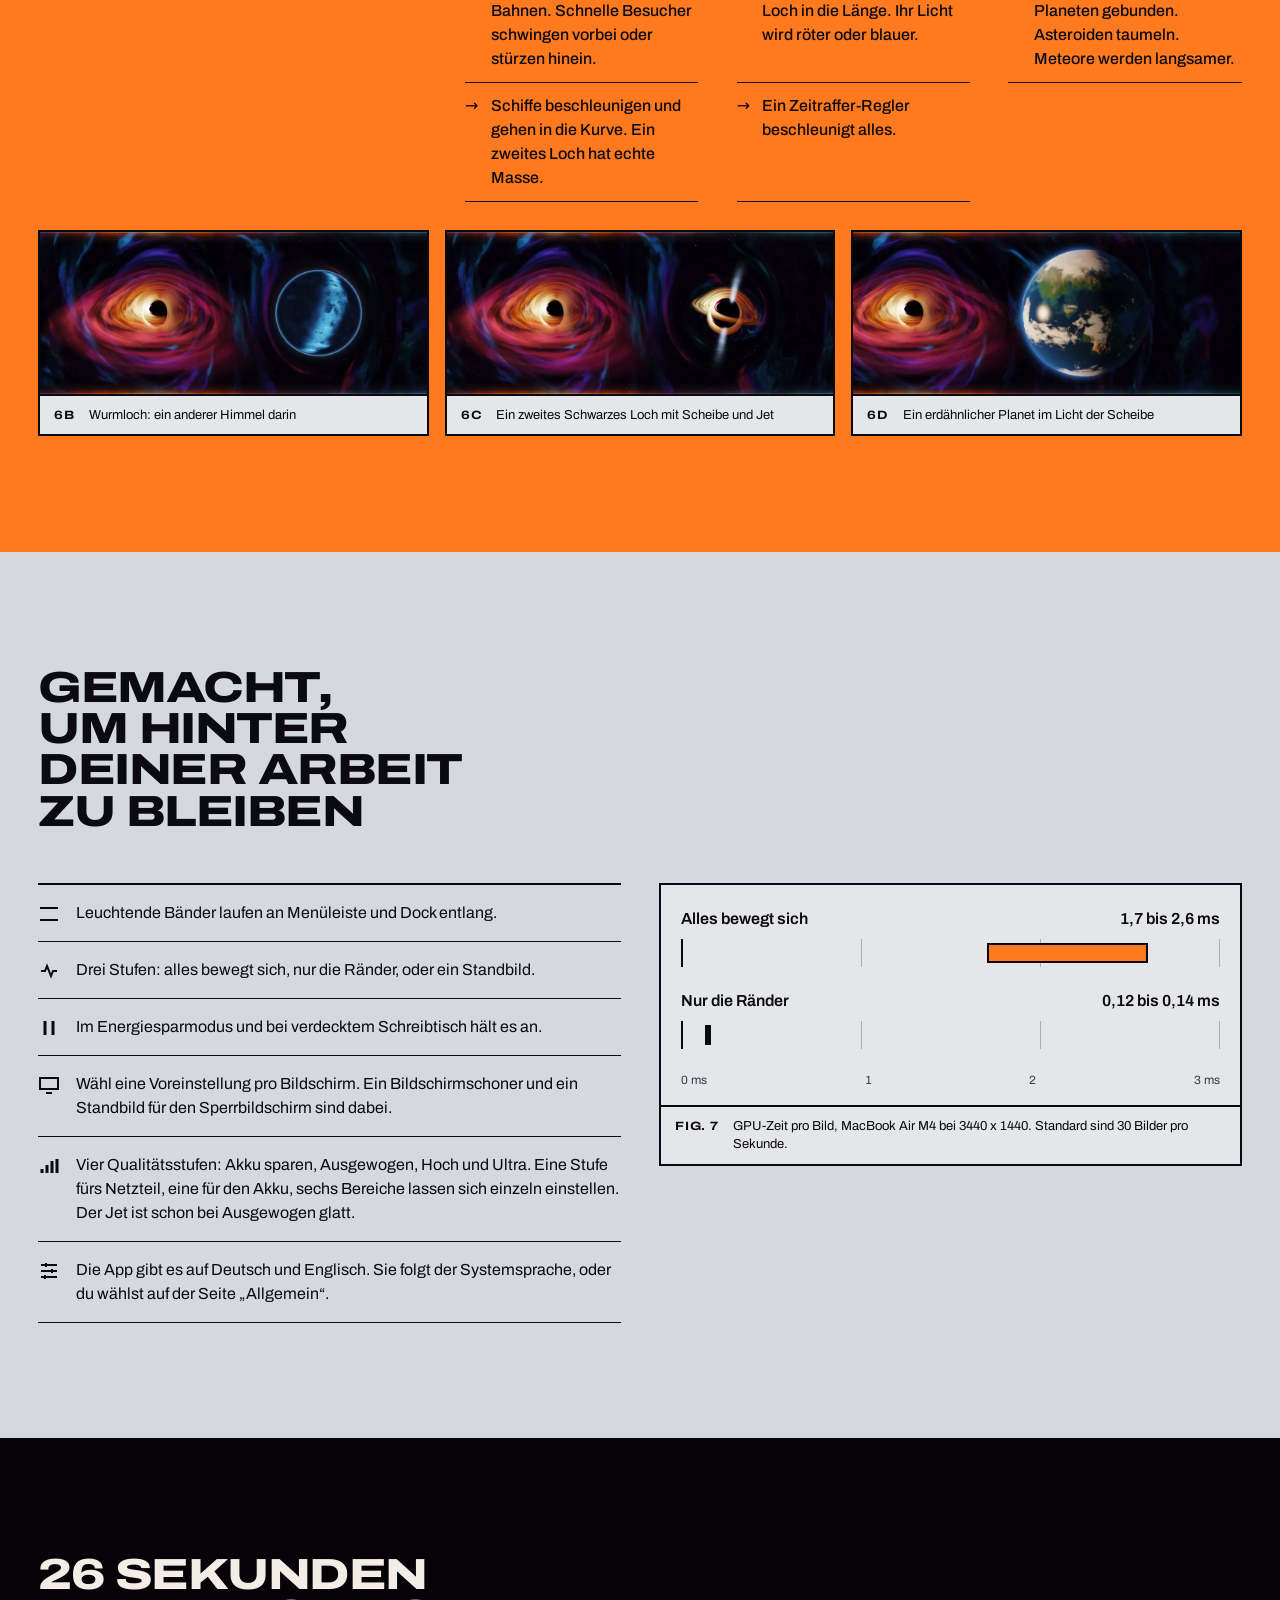
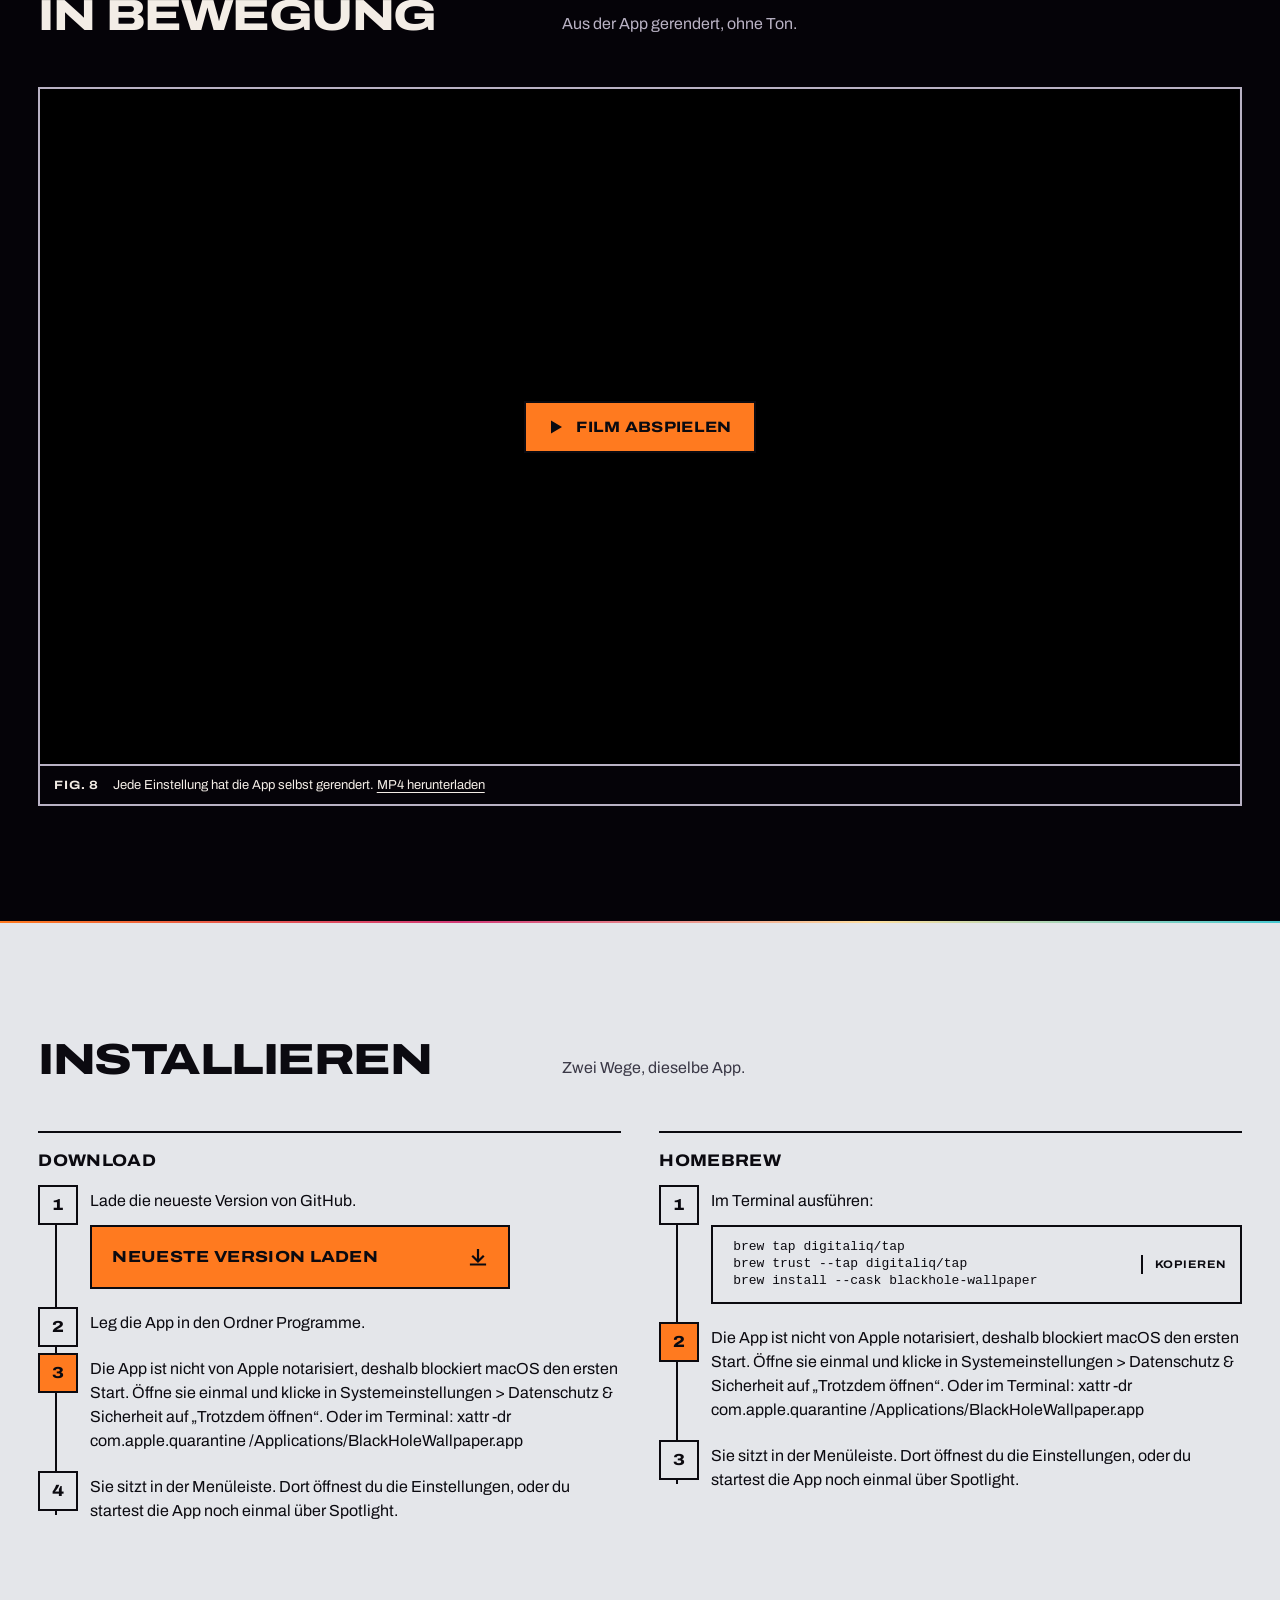
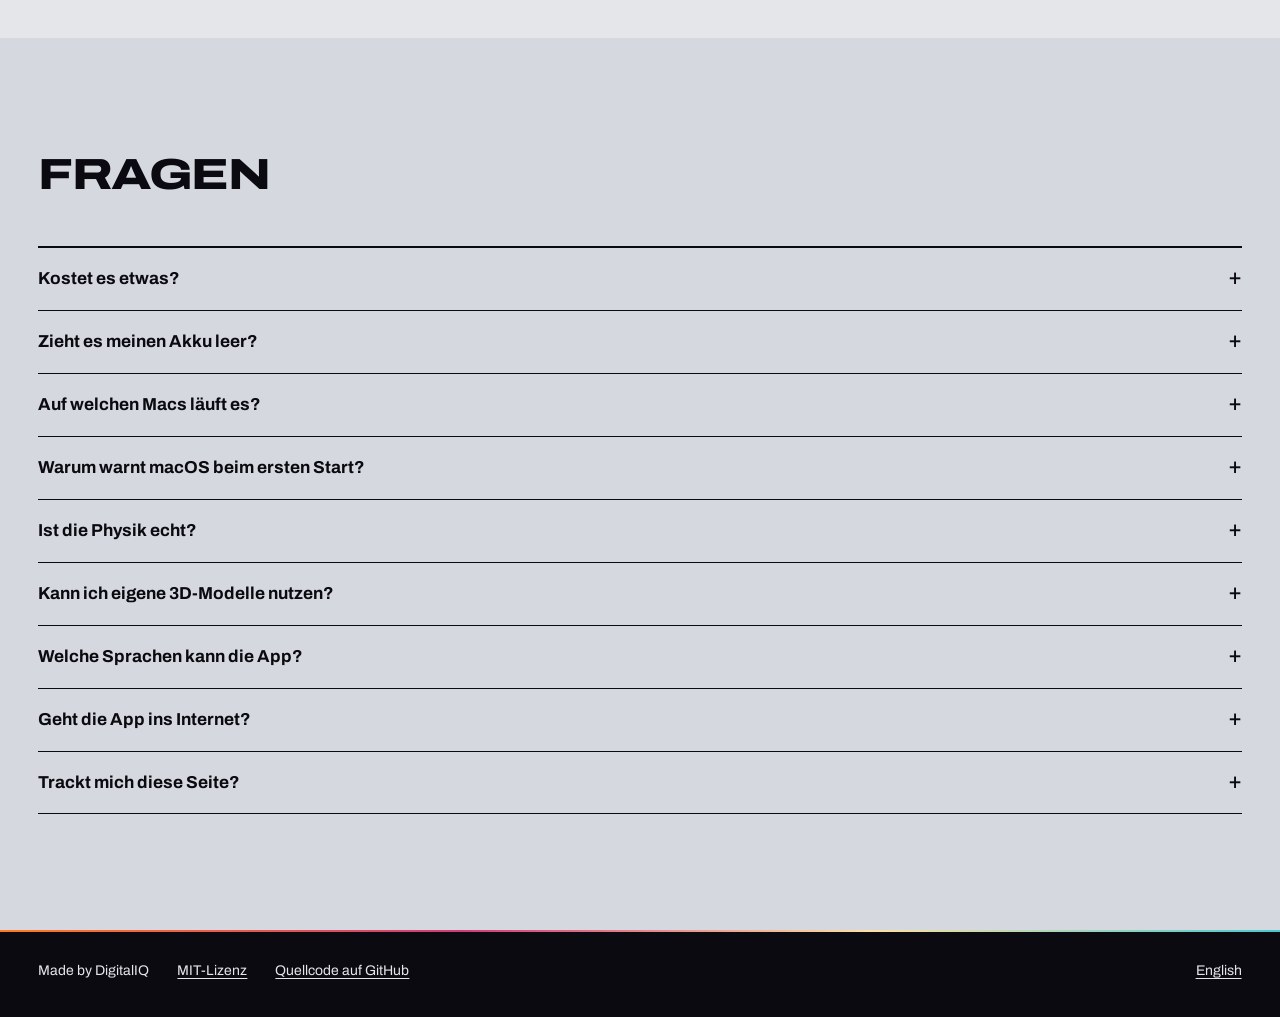
<file: website/de/index.html>
<!doctype html>
<html lang="de">
<head>
<meta charset="utf-8">
<meta name="viewport" content="width=device-width, initial-scale=1">
<title>Schwarzes Loch: animierter Hintergrund für deinen Mac</title>
<meta name="description" content="Freier, quelloffener Live-Hintergrund für macOS: ein drehendes Schwarzes Loch mit echter Lichtbiegung, gerechnet in Metal. Laden oder per Homebrew.">
<link rel="canonical" href="https://digitaliq.github.io/blackhole-wallpaper/de/">
<link rel="alternate" hreflang="en" href="https://digitaliq.github.io/blackhole-wallpaper/">
<link rel="alternate" hreflang="de" href="https://digitaliq.github.io/blackhole-wallpaper/de/">
<link rel="alternate" hreflang="x-default" href="https://digitaliq.github.io/blackhole-wallpaper/">
<meta name="theme-color" content="#E4E6EA">
<meta name="color-scheme" content="light">
<meta property="og:type" content="website">
<meta property="og:url" content="https://digitaliq.github.io/blackhole-wallpaper/de/">
<meta property="og:title" content="Schwarzes Loch: animierter Hintergrund für deinen Mac">
<meta property="og:description" content="Freier, quelloffener Live-Hintergrund für macOS: ein drehendes Schwarzes Loch mit echter Lichtbiegung, gerechnet in Metal. Laden oder per Homebrew.">
<meta property="og:image" content="https://digitaliq.github.io/blackhole-wallpaper/assets/img/og.jpg">
<meta property="og:image:width" content="1200">
<meta property="og:image:height" content="630">
<meta property="og:image:alt" content="Schwarzes Loch. Echte Lichtbiegung, live auf deinem Mac.">
<meta property="og:locale" content="de_DE">
<meta name="twitter:card" content="summary_large_image">
<link rel="icon" href="../favicon.ico" sizes="32x32">
<link rel="icon" href="../assets/img/favicon-512.png" type="image/png" sizes="512x512">
<link rel="apple-touch-icon" href="../assets/img/apple-touch-icon.png">
<link rel="preload" href="../assets/fonts/archivo-latin-wdth-normal.woff2" as="font" type="font/woff2" crossorigin>
<link rel="stylesheet" href="../assets/css/site.css">
<script type="application/ld+json">[{"@context": "https://schema.org", "@type": "SoftwareApplication", "name": "Black Hole Wallpaper", "alternateName": "Schwarzes Loch", "description": "Freier, quelloffener Live-Hintergrund für macOS: ein drehendes Schwarzes Loch mit echter Lichtbiegung, gerechnet in Metal. Laden oder per Homebrew.", "url": "https://digitaliq.github.io/blackhole-wallpaper/de/", "inLanguage": "de", "applicationCategory": "DesktopEnhancementApplication", "operatingSystem": "macOS 15 or later", "offers": {"@type": "Offer", "price": "0", "priceCurrency": "USD"}, "license": "https://opensource.org/licenses/MIT", "downloadUrl": "https://github.com/DigitalIQ/blackhole-wallpaper/releases/latest", "installUrl": "https://github.com/DigitalIQ/blackhole-wallpaper/releases/latest", "codeRepository": "https://github.com/DigitalIQ/blackhole-wallpaper", "image": "https://digitaliq.github.io/blackhole-wallpaper/assets/img/og.jpg", "screenshot": "https://digitaliq.github.io/blackhole-wallpaper/assets/img/preset-swirl.jpg", "author": {"@type": "Person", "name": "DigitalIQ", "url": "https://github.com/DigitalIQ"}}, {"@context": "https://schema.org", "@type": "FAQPage", "mainEntity": [{"@type": "Question", "name": "Kostet es etwas?", "acceptedAnswer": {"@type": "Answer", "text": "Nein. Frei und quelloffen unter der MIT-Lizenz."}}, {"@type": "Question", "name": "Zieht es meinen Akku leer?", "acceptedAnswer": {"@type": "Answer", "text": "Im Energiesparmodus und bei verdecktem Schreibtisch hält es an. Wenn sich nur die Ränder bewegen, braucht es weniger als ein Zehntel der GPU-Zeit. Am Akku wählst du eine leichtere Qualitätsstufe. Die Messwerte stehen in der README."}}, {"@type": "Question", "name": "Auf welchen Macs läuft es?", "acceptedAnswer": {"@type": "Answer", "text": "Ab macOS 15."}}, {"@type": "Question", "name": "Warum warnt macOS beim ersten Start?", "acceptedAnswer": {"@type": "Answer", "text": "Die App ist nicht von Apple notarisiert. Seit macOS 15 hilft Rechtsklick und Öffnen nicht mehr. Klicke einmal in Systemeinstellungen > Datenschutz & Sicherheit auf „Trotzdem öffnen“ oder entferne die Quarantäne-Markierung mit xattr. Auch Homebrew stellt den Download unter Quarantäne."}}, {"@type": "Question", "name": "Ist die Physik echt?", "acceptedAnswer": {"@type": "Answer", "text": "Die Lichtbiegung ja: Die App rechnet Lichtstrahlen durch die Kerr-Raumzeit. Die Farben sind künstlerisch. Die README sagt genau, was echt ist und was genähert."}}, {"@type": "Question", "name": "Kann ich eigene 3D-Modelle nutzen?", "acceptedAnswer": {"@type": "Answer", "text": "Ja, als OBJ, USDZ, USD, PLY, STL, glTF und GLB."}}, {"@type": "Question", "name": "Welche Sprachen kann die App?", "acceptedAnswer": {"@type": "Answer", "text": "Deutsch und Englisch. Sie folgt der Systemsprache, oder du wählst auf der Seite „Allgemein“."}}, {"@type": "Question", "name": "Geht die App ins Internet?", "acceptedAnswer": {"@type": "Answer", "text": "Nur für Updates. Sie fragt höchstens einmal am Tag bei api.github.com nach und lädt Updates von den Download-Servern von GitHub. Die Prüfung schaltest du auf der Seite „Allgemein“ ab. Keine Statistik."}}, {"@type": "Question", "name": "Trackt mich diese Seite?", "acceptedAnswer": {"@type": "Answer", "text": "Nein. Keine Cookies, keine Statistik, keine Anfragen an andere Server."}}]}]</script>
</head>
<body>
<!--
THESIS: The page is the app's technical dossier. It proves a computed black hole the way a space-agency document proves a craft: figure plates with leader lines and a spec table of measured numbers. Refuses the category default of a dark glowing hero.
OWN-WORLD: cool datasheet grey, black 2px rules, Strudel orange as field and rule, the app's flowing bands as the sheet's lines, Archivo across its width axis, the black hole only inside black figure plates with white annotation.
STORY: see the hole bending light, learn that it is computed, check the numbers, download.
FIRST VIEWPORT: masthead with a flowing band, H1 in expanded caps with lede, orange download field and brew command on the left; a 7/12 figure plate with the live shader and four leader lines on the right; spec table below.
FORM: candidate 5 of 7 (mission documentation), seed f7a0f39c, with bands borrowed from the desktop direction.
FINISH: unreviewed and undocumented is unfinished; this build ends with the finish review, the verdict, DESIGN.md, and every shipping raster carrying its provenance
-->
<a class="skip" href="#main">Zum Inhalt springen</a>
<div class="wrap">
  <header class="head">
    <a class="id" href="./"><img src="../assets/img/icon-64.png" alt="" width="28" height="28"><span>Schwarzes Loch</span></a>
    <span class="doc">ab macOS 15 / MIT / Metal</span>
    <nav aria-label="Abschnitte"><a href="#physics">Physik</a><a href="#presets">Voreinstellungen</a><a href="#objects">Objekte</a><a href="#film">Film</a><a href="#install">Installieren</a><a class="lang" href="../" hreflang="en" lang="en">English</a></nav>
  </header>
</div>
<div class="band" aria-hidden="true"></div>

<main id="main">
<div class="wrap">
  <div class="hero">
    <div class="copy">
      <div>
        <h1>Dein Schreibtisch, gebogen von einem Schwarzen Loch.</h1>
        <p class="lede">Schwarzes Loch ist ein animierter Hintergrund für macOS. Jeder Pixel folgt einem Lichtstrahl um ein drehendes Schwarzes Loch, gerechnet in Metal auf deinem Mac.</p>
      </div>
      <div class="act">
        <a class="btn" href="https://github.com/DigitalIQ/blackhole-wallpaper/releases/latest">Für macOS laden<svg viewBox="0 0 20 20" aria-hidden="true"><path d="M10 3v11M5 9.5l5 5 5-5M3 17.5h14" stroke="currentColor" stroke-width="2.2" fill="none" stroke-linecap="square"/></svg></a>
        <button class="copy-cmd" type="button" data-copy="brew tap digitaliq/tap &amp;&amp; brew trust --tap digitaliq/tap &amp;&amp; brew install --cask blackhole-wallpaper" data-label="Kopieren" data-done="Kopiert"><code>brew tap digitaliq/tap<br>brew trust --tap digitaliq/tap<br>brew install --cask blackhole-wallpaper</code><span class="k" aria-live="polite">Kopieren</span></button>
        <p class="fine">Frei und quelloffen, MIT-Lizenz. Ab macOS 15.</p>
      </div>
    </div>
    <figure class="fig">
      <div class="plate" id="plate" data-label="Ein Schwarzes Loch, live im Browser gerechnet: dünne leuchtende Scheibe, die Rückseite über den Schatten gebogen.">
        <picture><source type="image/webp" srcset="../assets/img/hero-still.webp"><img src="../assets/img/hero-still.jpg" alt="Standbild aus der App, Voreinstellung Gargantua: ein Schwarzes Loch mit dünner leuchtender Scheibe, deren Rückseite sich über den Schatten biegt." width="1400" height="1061"></picture>
        <svg class="anno" viewBox="0 0 1000 1000" preserveAspectRatio="xMidYMid meet" aria-hidden="true">
          <circle cx="500" cy="520" r="172" stroke-dasharray="3 5"/>
          <polyline points="625,400 770,232 980,232"/><text x="776" y="218">Photonenring</text>
          <polyline points="470,350 330,190 20,190"/><text x="20" y="176">Rückseite der Scheibe, nach oben gebogen</text>
          <polyline class="m1" points="500,520 330,770 20,770"/><text class="m1" x="20" y="756">Schatten</text>
          <polyline points="705,520 770,800 980,800"/><text x="980" y="826" text-anchor="end">Hellere Seite, kommt auf dich zu</text>
        </svg>
      </div>
      <figcaption class="cap"><b>Fig. 1</b><span>Live in deinem Browser: eine leichtere Fassung des Lochs aus der App, Voreinstellung Gargantua. Ohne WebGL oder bei reduzierter Bewegung siehst du ein Standbild aus der App.</span><span class="hint" data-touch="Ziehen zum Kippen">Beweg die Maus</span></figcaption>
    </figure>
  </div>
</div>
<div class="band" aria-hidden="true"></div>
<div class="wrap">
  <dl class="spec"><div><dt class="label">Licht</dt><dd class="num">Strahlen verfolgt, Kerr-Metrik</dd></div><div><dt class="label">GPU, alles bewegt *</dt><dd class="num">1,7 bis 2,6 ms pro Bild</dd></div><div><dt class="label">GPU, nur Ränder *</dt><dd class="num">0,12 bis 0,14 ms pro Bild</dd></div><div><dt class="label">Voreinstellungen</dt><dd class="num">7, dazu deine eigenen</dd></div></dl>
  <p class="fine spec-note">* Gemessen auf einem MacBook Air M4 bei 3440 x 1440.</p>
</div>

<section class="dark" id="physics" aria-labelledby="physics-h">
  <div class="wrap phys">
    <div class="text">
      <h2 id="physics-h">Echte Lichtbiegung statt Videoschleife</h2>
      <p>Die meisten Schwarzes-Loch-Hintergründe sind Videos. Dieser wird gerechnet. Die App verfolgt für jeden Pixel einen Lichtstrahl durch die Raumzeit eines drehenden Schwarzen Lochs (Kerr), Schritt für Schritt. Daraus entstehen der Schatten, der dünne Photonenring, die Rückseite der Scheibe, die sich über den Schatten biegt, und Sterne, die sich nahe dem Einstein-Ring zu Bögen ziehen.</p><p>Die Scheibe beginnt an der innersten stabilen Bahn und dreht sich nach Kepler. Die Seite, die auf dich zukommt, ist heller und blauer, durch Doppler-Effekt und Gravitations-Rotverschiebung.</p>
      <dl class="truth"><div><dt class="label">Gerechnet</dt><dd>Lichtwege, Schatten, Photonenring, die gebogene Rückseite der Scheibe, Doppler-Aufhellung, gebogene Sterne und Objekte.</dd></div><div><dt class="label art">Künstlerisch</dt><dd>Die Farben. Eine echte Scheibe leuchtet weiß bis orange. Die Paletten sind eine Entscheidung, und du kannst sie ändern.</dd></div></dl>
    </div>
    <div class="figs"><figure class="fig"><picture><source type="image/webp" srcset="../assets/img/fig-close.webp"><img src="../assets/img/fig-close.jpg" alt="Nahaufnahme aus der App: der schwarze Schatten, an seinem Rand ein dünner heller Ring, darum die leuchtende Scheibe in Orange und Magenta." width="1000" height="700" loading="lazy" decoding="async"></picture><figcaption class="cap"><b>Fig. 2</b><span>Nah am Schatten: der Photonenring und die Scheibe, die sich um ihn biegt.</span></figcaption></figure><figure class="fig"><picture><source type="image/webp" srcset="../assets/img/fig-ring.webp"><img src="../assets/img/fig-ring.jpg" alt="Ein dünner weißer Ring um das Schwarze Loch und seine magentafarbene Scheibe: das Bild einer Galaxie dahinter." width="1000" height="769" loading="lazy" decoding="async"></picture><figcaption class="cap"><b>Fig. 3</b><span>Eine Galaxie genau hinter dem Loch wird zum geschlossenen Einstein-Ring.</span></figcaption></figure><figure class="fig"><picture><source type="image/webp" srcset="../assets/img/fig-planet.webp"><img src="../assets/img/fig-planet.jpg" alt="Ein Ringplanet, zu Bögen um das Schwarze Loch gezogen, Voreinstellung Gargantua." width="1000" height="769" loading="lazy" decoding="async"></picture><figcaption class="cap"><b>Fig. 4</b><span>Ein Ringplanet hinter dem Loch, zum Ring gebogen, mit Gegenbild.</span></figcaption></figure></div>
  </div>
</section>
<div class="band" aria-hidden="true"></div>

<section id="presets" aria-labelledby="presets-h">
  <div class="wrap">
    <div class="sec-head"><h2 id="presets-h">Sieben Voreinstellungen, dann deine eigene</h2><p>Wähl eine pro Bildschirm oder eine für alle. Dupliziere eine Voreinstellung und ändere Loch, Scheibe, Farben, Nebel, Sterne und Ränder.</p></div>
    <ul class="presets"><li><figure class="fig"><picture><source type="image/webp" srcset="../assets/img/preset-swirl.webp"><img src="../assets/img/preset-swirl.jpg" alt="Standbild aus der App, Voreinstellung Strudel." width="1400" height="586" loading="lazy" decoding="async"></picture><figcaption class="cap"><b>5a</b><span><strong>Strudel.</strong> Scheibe in Magenta und Orange in einem violetten Nebel. Der Standard.</span></figcaption></figure></li><li><figure class="fig"><picture><source type="image/webp" srcset="../assets/img/preset-gargantua.webp"><img src="../assets/img/preset-gargantua.jpg" alt="Standbild aus der App, Voreinstellung Gargantua." width="1400" height="586" loading="lazy" decoding="async"></picture><figcaption class="cap"><b>5b</b><span><strong>Gargantua.</strong> Warme, dünne Scheibe von der Seite, wie im Film.</span></figcaption></figure></li><li><figure class="fig"><picture><source type="image/webp" srcset="../assets/img/preset-m87.webp"><img src="../assets/img/preset-m87.jpg" alt="Standbild aus der App, Voreinstellung M87* wie auf dem Foto." width="1400" height="586" loading="lazy" decoding="async"></picture><figcaption class="cap"><b>5c</b><span><strong>M87* wie auf dem Foto.</strong> Fast von vorn, wie das erste Foto eines Schwarzen Lochs.</span></figcaption></figure></li><li><figure class="fig"><picture><source type="image/webp" srcset="../assets/img/preset-topview.webp"><img src="../assets/img/preset-topview.jpg" alt="Standbild aus der App, Voreinstellung Draufsicht." width="1400" height="586" loading="lazy" decoding="async"></picture><figcaption class="cap"><b>5d</b><span><strong>Draufsicht.</strong> Die Scheibe von oben.</span></figcaption></figure></li><li><figure class="fig"><picture><source type="image/webp" srcset="../assets/img/preset-iceblue.webp"><img src="../assets/img/preset-iceblue.jpg" alt="Standbild aus der App, Voreinstellung Eisblau." width="1400" height="586" loading="lazy" decoding="async"></picture><figcaption class="cap"><b>5e</b><span><strong>Eisblau.</strong> Kaltes Blau und Violett.</span></figcaption></figure></li><li><figure class="fig"><picture><source type="image/webp" srcset="../assets/img/preset-starsystem.webp"><img src="../assets/img/preset-starsystem.jpg" alt="Standbild aus der App, Voreinstellung Sternsystem." width="1400" height="586" loading="lazy" decoding="async"></picture><figcaption class="cap"><b>5f</b><span><strong>Sternsystem.</strong> Galaxien, ein Pulsar, ein Asteroidengürtel, ein Ringplanet mit Mond und ein Komet ums Loch.</span></figcaption></figure></li><li><figure class="fig"><picture><source type="image/webp" srcset="../assets/img/preset-scifi.webp"><img src="../assets/img/preset-scifi.jpg" alt="Standbild aus der App, Voreinstellung SciFi-Hafen." width="1400" height="586" loading="lazy" decoding="async"></picture><figcaption class="cap"><b>5g</b><span><strong>SciFi-Hafen.</strong> Ein Wurmloch neben dem Loch, eine Raumstation, ein Sternentor und Schiffe aus vier Universen.</span></figcaption></figure></li></ul>
  </div>
</section>

<section class="spot" id="objects" aria-labelledby="objects-h">
  <div class="wrap">
    <div class="sec-head"><h2 id="objects-h">Stell etwas dazu. Das Loch biegt es.</h2><p>Steht eine Galaxie genau hinter dem Loch, wird sie zum geschlossenen Einstein-Ring. Knapp daneben teilt sie sich in zwei Bögen. Ein Planet auf seiner Bahn taucht hinter der Scheibe ab und kommt gebogen wieder hervor. Kometenschweife zeigen vom Loch weg.</p></div>
    <div class="objects">
      <figure class="fig main-fig"><picture><source type="image/webp" srcset="../assets/img/obj-ships.webp"><img src="../assets/img/obj-ships.jpg" alt="Standbild aus der App: das Schwarze Loch mit magentafarbener Scheibe, darum ein Sternzerstörer, ein Raumschiff und eine Raumstation." width="1600" height="768" loading="lazy" decoding="async"></picture><figcaption class="cap"><b>Fig. 6</b><span>SciFi-Hafen auf einem Ultrawide-Schirm: Schiffe und eine Station auf ihren Bahnen ums Loch.</span></figcaption></figure>
      <div>
        <ul class="kinds"><li><span>01</span>Galaxien, von der Spirale bis zum Quasar</li><li><span>02</span>Ferne und nahe Sterne, Pulsare und Magnetare</li><li><span>03</span>Ein Jet entlang der Drehachse</li><li><span>04</span>Planeten mit Ringen, Wolken und Stürmen, dazu ihre Monde</li><li><span>05</span>Asteroiden, Gürtel, Kometen und Meteore</li><li><span>06</span>Schiffe und Stationen aus vielen Science-Fiction-Welten, dazu echte Raumfahrt wie Hubble und James Webb</li><li><span>07</span>Ein zweites Schwarzes Loch und ein Wurmloch</li></ul>
        <div class="notes"><p>Bring dein eigenes 3D-Modell mit, als OBJ, USDZ, USD, PLY, STL, glTF oder GLB.</p><p class="fine">Die Schiffe sind einfache Formen, in der App gebaut, als Hommage von Fans. Keine Verbindung zu einem Studio oder einer Marke.</p></div>
      </div>
    </div>
    <div class="motion-row"><h3 class="motion-h">Die Bewegung folgt der Physik</h3><ul class="motion"><li><span>&rarr;</span>Körper laufen auf Kepler-Bahnen. Schnelle Besucher schwingen vorbei oder stürzen hinein.</li><li><span>&rarr;</span>Gezeiten ziehen sie nahe am Loch in die Länge. Ihr Licht wird röter oder blauer.</li><li><span>&rarr;</span>Monde bleiben an ihren Planeten gebunden. Asteroiden taumeln. Meteore werden langsamer.</li><li><span>&rarr;</span>Schiffe beschleunigen und gehen in die Kurve. Ein zweites Loch hat echte Masse.</li><li><span>&rarr;</span>Ein Zeitraffer-Regler beschleunigt alles.</li></ul></div>
    <div class="obj-row"><figure class="fig"><picture><source type="image/webp" srcset="../assets/img/obj-wormhole.webp"><img src="../assets/img/obj-wormhole.jpg" alt="Eine Kugel neben dem Schwarzen Loch, in der ein anderer, kühlerer Himmel zu sehen ist." width="1000" height="419" loading="lazy" decoding="async"></picture><figcaption class="cap"><b>6b</b><span>Wurmloch: ein anderer Himmel darin</span></figcaption></figure><figure class="fig"><picture><source type="image/webp" srcset="../assets/img/obj-second.webp"><img src="../assets/img/obj-second.jpg" alt="Ein kleineres Schwarzes Loch mit Scheibe und Jet neben dem Hauptloch." width="1000" height="419" loading="lazy" decoding="async"></picture><figcaption class="cap"><b>6c</b><span>Ein zweites Schwarzes Loch mit Scheibe und Jet</span></figcaption></figure><figure class="fig"><picture><source type="image/webp" srcset="../assets/img/obj-planet.webp"><img src="../assets/img/obj-planet.jpg" alt="Ein erdähnlicher Planet mit Wolken neben dem Schwarzen Loch." width="1000" height="419" loading="lazy" decoding="async"></picture><figcaption class="cap"><b>6d</b><span>Ein erdähnlicher Planet im Licht der Scheibe</span></figcaption></figure></div>
  </div>
</section>

<section class="tint" id="mac" aria-labelledby="mac-h">
  <div class="wrap">
    <div class="sec-head"><h2 id="mac-h">Gemacht, um hinter deiner Arbeit zu bleiben</h2></div>
    <div class="mac">
      <ul class="facts"><li><svg viewBox="0 0 22 22" aria-hidden="true"><path d="M2 5h18M2 17h18" stroke="currentColor" stroke-width="2"/></svg><span>Leuchtende Bänder laufen an Menüleiste und Dock entlang.</span></li><li><svg viewBox="0 0 22 22" aria-hidden="true"><path d="M3 11h4l2-5 4 10 2-5h4" stroke="currentColor" stroke-width="2" fill="none"/></svg><span>Drei Stufen: alles bewegt sich, nur die Ränder, oder ein Standbild.</span></li><li><svg viewBox="0 0 22 22" aria-hidden="true"><path d="M7 4v14M15 4v14" stroke="currentColor" stroke-width="3"/></svg><span>Im Energiesparmodus und bei verdecktem Schreibtisch hält es an.</span></li><li><svg viewBox="0 0 22 22" aria-hidden="true"><rect x="2" y="4" width="18" height="11" stroke="currentColor" stroke-width="2" fill="none"/><path d="M8 19h6" stroke="currentColor" stroke-width="2"/></svg><span>Wähl eine Voreinstellung pro Bildschirm. Ein Bildschirmschoner und ein Standbild für den Sperrbildschirm sind dabei.</span></li><li><svg viewBox="0 0 22 22" aria-hidden="true"><path d="M4 18v-4M9 18v-8M14 18v-12M19 18V4" stroke="currentColor" stroke-width="3"/></svg><span>Vier Qualitätsstufen: Akku sparen, Ausgewogen, Hoch und Ultra. Eine Stufe fürs Netzteil, eine für den Akku, sechs Bereiche lassen sich einzeln einstellen. Der Jet ist schon bei Ausgewogen glatt.</span></li><li><svg viewBox="0 0 22 22" aria-hidden="true"><path d="M3 5h16M3 11h16M3 17h16" stroke="currentColor" stroke-width="2"/><path d="M8 3v4M14 9v4M7 15v4" stroke="currentColor" stroke-width="2"/></svg><span>Die App gibt es auf Deutsch und Englisch. Sie folgt der Systemsprache, oder du wählst auf der Seite „Allgemein“.</span></li></ul>
      <figure class="chart">
        <div class="body">
          <div class="bar"><div class="lbl"><span>Alles bewegt sich</span><span class="num">1,7 bis 2,6 ms</span></div><div class="track"><span class="range hot" style="left:56.7%;width:30%"></span></div></div>
          <div class="bar"><div class="lbl"><span>Nur die Ränder</span><span class="num">0,12 bis 0,14 ms</span></div><div class="track"><span class="range" style="left:4%;width:1.2%;min-width:4px"></span></div></div>
          <div class="axis num" aria-hidden="true"><span>0 ms</span><span>1</span><span>2</span><span>3 ms</span></div>
        </div>
        <figcaption class="cap"><b>Fig. 7</b><span>GPU-Zeit pro Bild, MacBook Air M4 bei 3440 x 1440. Standard sind 30 Bilder pro Sekunde.</span></figcaption>
      </figure>
    </div>
  </div>
</section>

<section class="dark film" id="film" aria-labelledby="film-h">
  <div class="wrap">
    <div class="sec-head"><h2 id="film-h">26 Sekunden in Bewegung</h2><p>Aus der App gerendert, ohne Ton.</p></div>
    <figure class="fig">
      <div class="player">
        <video id="promo" muted playsinline loop preload="none" poster="../assets/film/poster.jpg" width="1920" height="1080">
          <source src="../assets/film/promo.webm" type="video/webm">
          <source src="../assets/film/promo.mp4" type="video/mp4">
          <p>Dein Browser kann das Video nicht abspielen. <a href="../assets/film/promo.mp4">MP4 herunterladen</a></p>
        </video>
        <button class="play" id="play" type="button"><span><svg viewBox="0 0 16 16" aria-hidden="true"><path d="M3 1.5v13l11-6.5z" fill="currentColor"/></svg>Film abspielen</span></button>
      </div>
      <figcaption class="cap"><b>Fig. 8</b><span>Jede Einstellung hat die App selbst gerendert. <a href="../assets/film/promo.mp4">MP4 herunterladen</a></span></figcaption>
    </figure>
  </div>
</section>
<div class="band" aria-hidden="true"></div>

<section id="install" aria-labelledby="install-h">
  <div class="wrap">
    <div class="sec-head"><h2 id="install-h">Installieren</h2><p>Zwei Wege, dieselbe App.</p></div>
    <div class="install">
      <div class="path">
        <h3>Download</h3>
        <ol class="steps">
          <li>Lade die neueste Version von GitHub.<a class="btn" href="https://github.com/DigitalIQ/blackhole-wallpaper/releases/latest">Neueste Version laden<svg viewBox="0 0 20 20" aria-hidden="true"><path d="M10 3v11M5 9.5l5 5 5-5M3 17.5h14" stroke="currentColor" stroke-width="2.2" fill="none" stroke-linecap="square"/></svg></a></li>
          <li>Leg die App in den Ordner Programme.</li>
          <li class="warn">Die App ist nicht von Apple notarisiert, deshalb blockiert macOS den ersten Start. Öffne sie einmal und klicke in Systemeinstellungen &gt; Datenschutz &amp; Sicherheit auf „Trotzdem öffnen“. Oder im Terminal: xattr -dr com.apple.quarantine /Applications/BlackHoleWallpaper.app</li>
          <li>Sie sitzt in der Menüleiste. Dort öffnest du die Einstellungen, oder du startest die App noch einmal über Spotlight.</li>
        </ol>
      </div>
      <div class="path">
        <h3>Homebrew</h3>
        <ol class="steps">
          <li>Im Terminal ausführen:<button class="copy-cmd" type="button" data-copy="brew tap digitaliq/tap &amp;&amp; brew trust --tap digitaliq/tap &amp;&amp; brew install --cask blackhole-wallpaper" data-label="Kopieren" data-done="Kopiert"><code>brew tap digitaliq/tap<br>brew trust --tap digitaliq/tap<br>brew install --cask blackhole-wallpaper</code><span class="k" aria-live="polite">Kopieren</span></button></li>
          <li class="warn">Die App ist nicht von Apple notarisiert, deshalb blockiert macOS den ersten Start. Öffne sie einmal und klicke in Systemeinstellungen &gt; Datenschutz &amp; Sicherheit auf „Trotzdem öffnen“. Oder im Terminal: xattr -dr com.apple.quarantine /Applications/BlackHoleWallpaper.app</li>
          <li>Sie sitzt in der Menüleiste. Dort öffnest du die Einstellungen, oder du startest die App noch einmal über Spotlight.</li>
        </ol>
      </div>
    </div>
  </div>
</section>

<section class="tint" id="faq" aria-labelledby="faq-h">
  <div class="wrap">
    <div class="sec-head"><h2 id="faq-h">Fragen</h2></div>
    <div class="faq"><details><summary>Kostet es etwas?</summary><p>Nein. Frei und quelloffen unter der MIT-Lizenz.</p></details><details><summary>Zieht es meinen Akku leer?</summary><p>Im Energiesparmodus und bei verdecktem Schreibtisch hält es an. Wenn sich nur die Ränder bewegen, braucht es weniger als ein Zehntel der GPU-Zeit. Am Akku wählst du eine leichtere Qualitätsstufe. Die Messwerte stehen in der README.</p></details><details><summary>Auf welchen Macs läuft es?</summary><p>Ab macOS 15.</p></details><details><summary>Warum warnt macOS beim ersten Start?</summary><p>Die App ist nicht von Apple notarisiert. Seit macOS 15 hilft Rechtsklick und Öffnen nicht mehr. Klicke einmal in Systemeinstellungen &gt; Datenschutz &amp; Sicherheit auf „Trotzdem öffnen“ oder entferne die Quarantäne-Markierung mit xattr. Auch Homebrew stellt den Download unter Quarantäne.</p></details><details><summary>Ist die Physik echt?</summary><p>Die Lichtbiegung ja: Die App rechnet Lichtstrahlen durch die Kerr-Raumzeit. Die Farben sind künstlerisch. Die README sagt genau, was echt ist und was genähert.</p></details><details><summary>Kann ich eigene 3D-Modelle nutzen?</summary><p>Ja, als OBJ, USDZ, USD, PLY, STL, glTF und GLB.</p></details><details><summary>Welche Sprachen kann die App?</summary><p>Deutsch und Englisch. Sie folgt der Systemsprache, oder du wählst auf der Seite „Allgemein“.</p></details><details><summary>Geht die App ins Internet?</summary><p>Nur für Updates. Sie fragt höchstens einmal am Tag bei api.github.com nach und lädt Updates von den Download-Servern von GitHub. Die Prüfung schaltest du auf der Seite „Allgemein“ ab. Keine Statistik.</p></details><details><summary>Trackt mich diese Seite?</summary><p>Nein. Keine Cookies, keine Statistik, keine Anfragen an andere Server.</p></details></div>
  </div>
</section>
</main>

<div class="band" aria-hidden="true"></div>
<footer class="foot">
  <div class="wrap">
    <span>Made by DigitalIQ</span>
    <a href="https://opensource.org/licenses/MIT">MIT-Lizenz</a>
    <a href="https://github.com/DigitalIQ/blackhole-wallpaper">Quellcode auf GitHub</a>
    <a href="../" hreflang="en" lang="en">English</a>
  </div>
</footer>
<script type="module" src="../assets/js/main.js"></script>
</body>
</html>
</file>
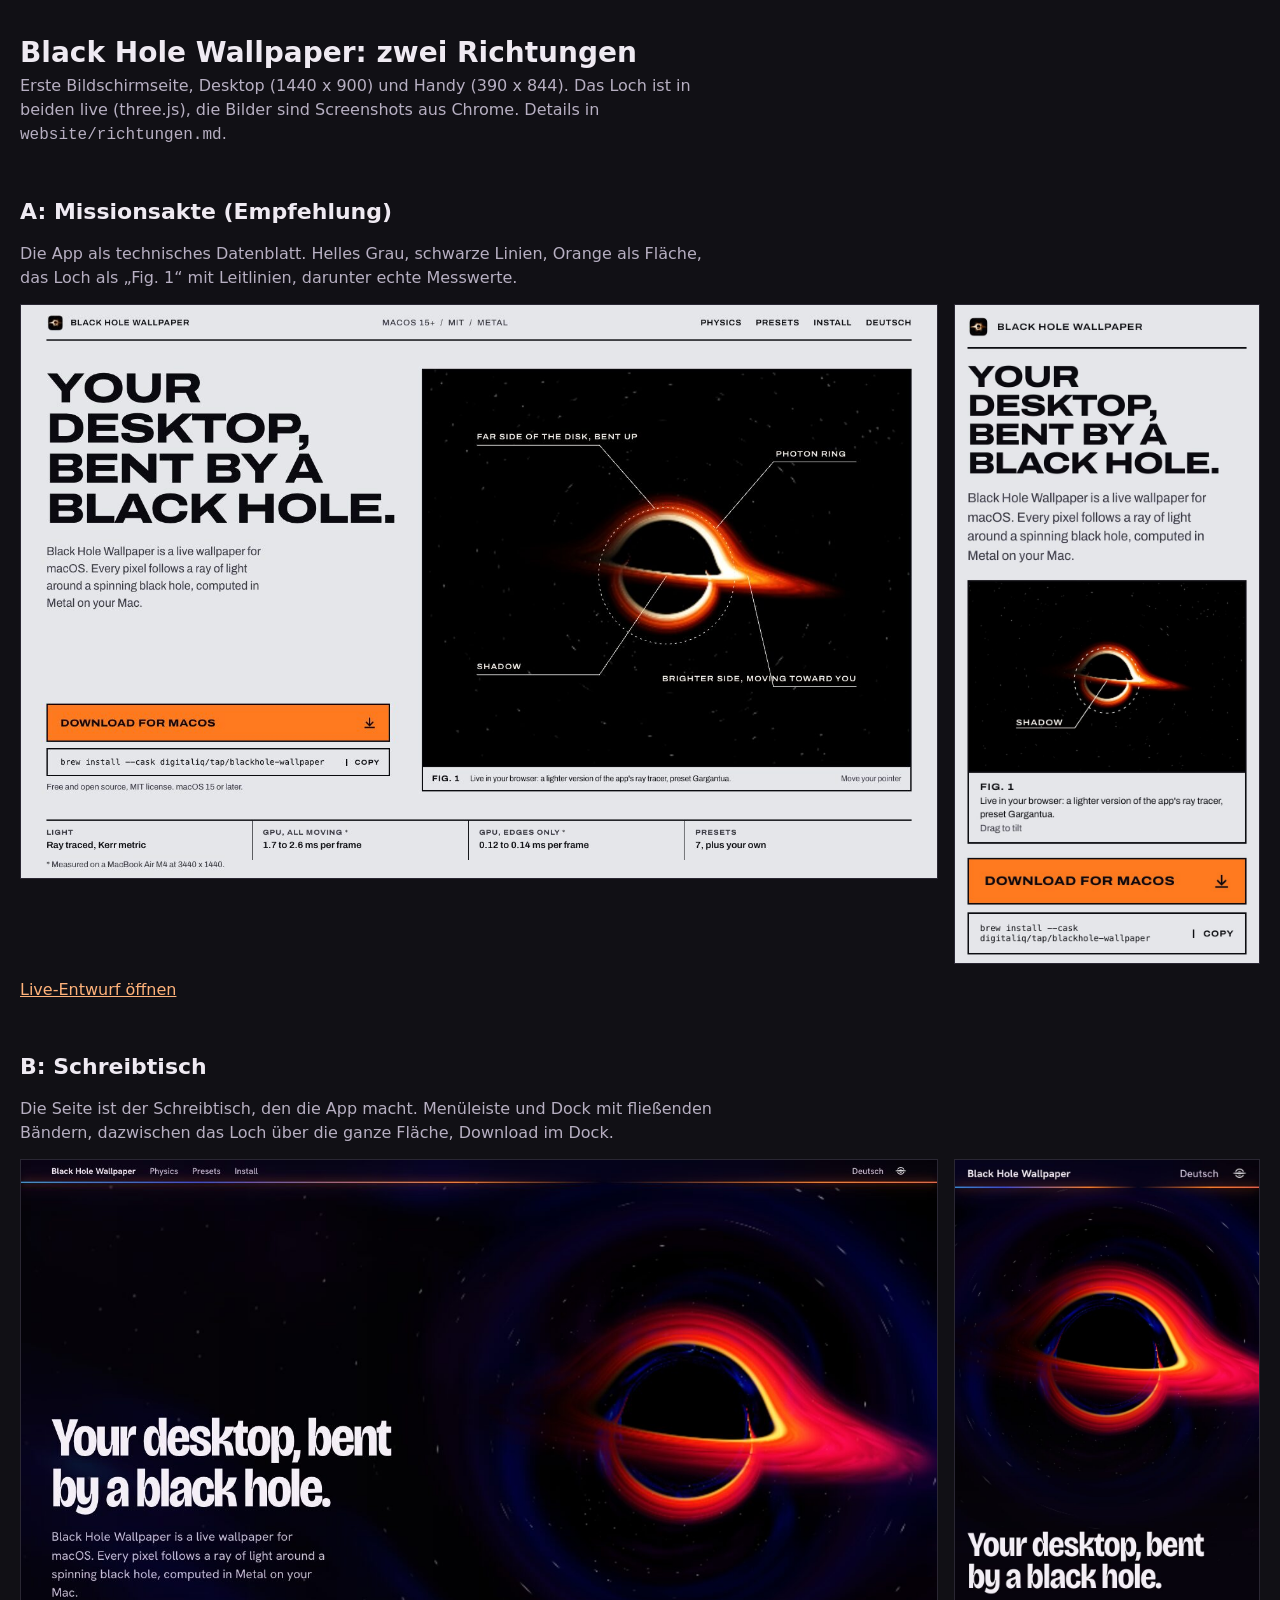
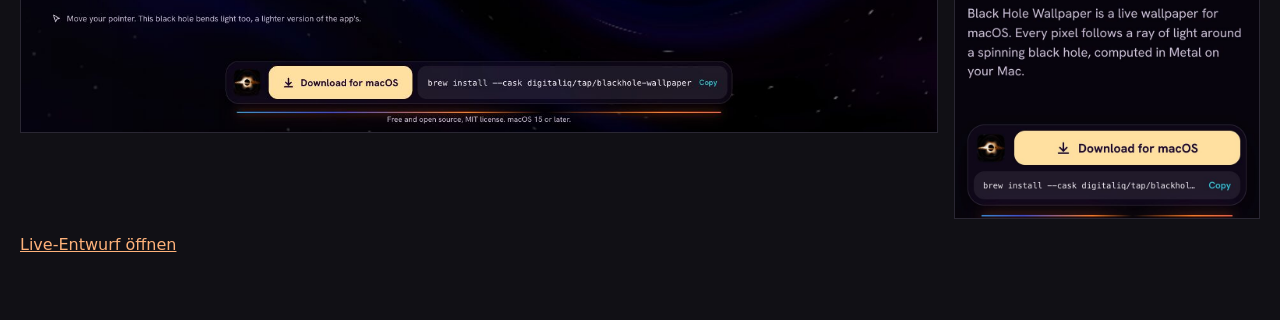
<file: website/entwuerfe/index.html>
<!doctype html>
<html lang="de">
<head>
<meta charset="utf-8">
<meta name="viewport" content="width=device-width, initial-scale=1">
<title>Richtungswahl</title>
<style>
:root { --bg: #111015; --fg: #EFEAF2; --mut: #B7AFC2; }
* { box-sizing: border-box; margin: 0; }
body { background: var(--bg); color: var(--fg); font: 16px/1.5 system-ui, sans-serif; padding: 32px 16px 64px; }
main { max-width: 1240px; margin: 0 auto; display: grid; gap: 48px; }
h1 { font-size: 28px; }
p { color: var(--mut); max-width: 70ch; }
section { display: grid; gap: 14px; }
h2 { font-size: 22px; }
.row { display: grid; grid-template-columns: 3fr 1fr; gap: 16px; align-items: start; }
img { width: 100%; height: auto; display: block; border: 1px solid #2a2733; }
a { color: #FFB27A; }
@media (max-width: 760px) { .row { grid-template-columns: 1fr; } }
</style>
</head>
<body>
<main>
  <div><h1>Black Hole Wallpaper: zwei Richtungen</h1><p>Erste Bildschirmseite, Desktop (1440 x 900) und Handy (390 x 844). Das Loch ist in beiden live (three.js), die Bilder sind Screenshots aus Chrome. Details in <code>website/richtungen.md</code>.</p></div>
  <section><h2>A: Missionsakte (Empfehlung)</h2><p>Die App als technisches Datenblatt. Helles Grau, schwarze Linien, Orange als Fläche, das Loch als „Fig. 1“ mit Leitlinien, darunter echte Messwerte.</p>
    <div class="row"><img src="bilder/a-missionsakte-desktop.jpg" alt="Richtung A, Desktop"><img src="bilder/a-missionsakte-handy.jpg" alt="Richtung A, Handy"></div>
    <p><a href="a-missionsakte/">Live-Entwurf öffnen</a></p></section>
  <section><h2>B: Schreibtisch</h2><p>Die Seite ist der Schreibtisch, den die App macht. Menüleiste und Dock mit fließenden Bändern, dazwischen das Loch über die ganze Fläche, Download im Dock.</p>
    <div class="row"><img src="bilder/b-schreibtisch-desktop.jpg" alt="Richtung B, Desktop"><img src="bilder/b-schreibtisch-handy.jpg" alt="Richtung B, Handy"></div>
    <p><a href="b-schreibtisch/">Live-Entwurf öffnen</a></p></section>
</main>
</body>
</html>
</file>
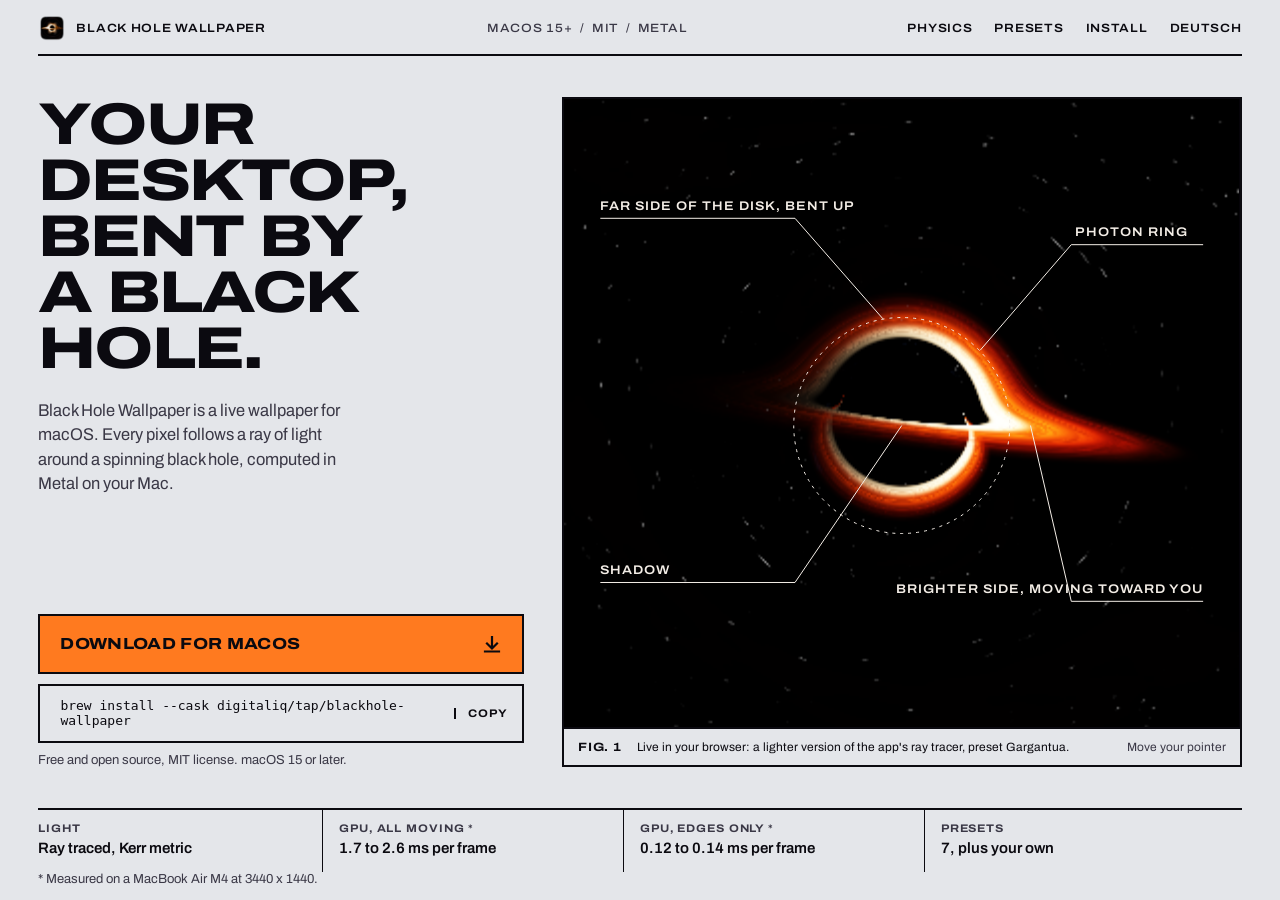
<file: website/entwuerfe/a-missionsakte/index.html>
<!doctype html>
<html lang="en">
<head>
<meta charset="utf-8">
<meta name="viewport" content="width=device-width, initial-scale=1">
<title>Black Hole Wallpaper: a live black hole for your Mac</title>
<meta name="description" content="Free, open source animated wallpaper for macOS. A spinning black hole with real light bending, computed in Metal. Download it or install with Homebrew.">
<link rel="icon" href="../shared/img/icon-256.png">
<style>
@font-face { font-family: "Archivo"; src: url(../shared/fonts/archivo-latin-wdth-normal.woff2) format("woff2-variations"); font-weight: 100 900; font-stretch: 62% 125%; font-display: swap; }
:root {
  --paper: #E4E6EA;      /* kühles Datenblatt-Grau, kein Creme */
  --ink: #0B0A10;
  --ink-2: #3A3846;      /* 9,6:1 auf --paper */
  --rule: #0B0A10;
  --spot: #FF7A1F;       /* Strudel-Orange der App, nur als Fläche und Linie */
  --plate: #050308;
  --mag: #D23A78;
  --gut: clamp(16px, 3vw, 40px);
}
* { box-sizing: border-box; margin: 0; }
html { background: var(--paper); color: var(--ink); font-family: "Archivo", system-ui, sans-serif; font-stretch: 100%; -webkit-font-smoothing: antialiased; }
::selection { background: var(--spot); color: var(--ink); }
a { color: inherit; text-underline-offset: .2em; }
:focus-visible { outline: 2px solid var(--ink); outline-offset: 3px; }

.sheet { min-height: 100svh; display: grid; grid-template-rows: auto 1fr auto auto; padding: 0 var(--gut); }

/* Kopfzeile wie der Kopf eines Datenblatts */
.head { display: grid; grid-template-columns: auto 1fr auto; gap: 16px; align-items: center; padding: 14px 0 12px; border-bottom: 2px solid var(--rule); font-stretch: 112%; font-size: 12px; font-weight: 600; letter-spacing: .06em; text-transform: uppercase; }
.head img { width: 28px; height: 28px; display: block; }
.head .id { display: flex; gap: 10px; align-items: center; }
.head nav { justify-self: end; display: flex; gap: 22px; }
.head nav a { text-decoration: none; }
.head nav a:hover { text-decoration: underline; }
.head .doc { justify-self: center; color: var(--ink-2); font-weight: 500; font-variant-numeric: tabular-nums; }

/* Hauptfläche: links Text, rechts die Bildplatte */
.main { display: grid; grid-template-columns: minmax(0, 5fr) minmax(0, 7fr); gap: var(--gut); padding: clamp(20px, 3.2vw, 44px) 0; align-items: stretch; }
.copy { display: flex; flex-direction: column; justify-content: space-between; gap: 28px; }
h1 { font-stretch: 125%; font-weight: 800; font-size: clamp(38px, 4.6vw, 76px); line-height: .95; letter-spacing: -.035em; text-transform: uppercase; text-wrap: balance; }
.lede { font-size: clamp(17px, 1.3vw, 20px); line-height: 1.45; max-width: 34ch; color: var(--ink-2); font-stretch: 96%; margin-top: 22px; }
.act { display: grid; gap: 10px; max-width: 540px; }
.btn { display: flex; justify-content: space-between; align-items: center; gap: 16px; padding: 18px 20px; background: var(--spot); color: var(--ink); text-decoration: none; font-weight: 750; font-stretch: 118%; text-transform: uppercase; letter-spacing: .02em; font-size: 16px; border: 2px solid var(--ink); }
.btn:hover { background: var(--ink); color: var(--spot); }
.btn svg { width: 20px; height: 20px; }
.brew { display: flex; align-items: center; justify-content: space-between; gap: 12px; padding: 12px 14px 12px 20px; border: 2px solid var(--ink); font: 500 13px/1.2 ui-monospace, "SF Mono", Menlo, monospace; background: transparent; color: var(--ink); cursor: pointer; text-align: left; }
.brew span.k { font: 700 11px/1 "Archivo"; font-stretch: 112%; letter-spacing: .08em; text-transform: uppercase; border-left: 2px solid var(--ink); padding-left: 12px; }
.brew:hover { background: var(--ink); color: var(--paper); }
.brew:hover span.k { border-color: var(--paper); }
.fine { font-size: 13px; color: var(--ink-2); font-stretch: 100%; }

/* Bildplatte mit Bemaßung */
.fig { display: grid; grid-template-rows: 1fr auto; border: 2px solid var(--ink); background: var(--plate); min-height: 0; }
.plate { position: relative; overflow: hidden; min-height: 420px; }
.plate img, .plate canvas { position: absolute; inset: 0; width: 100%; height: 100%; object-fit: cover; display: block; }
.plate.is-live img { visibility: hidden; }
.anno { position: absolute; inset: 0; width: 100%; height: 100%; pointer-events: none; z-index: 2; }
.anno text { font: 600 20px "Archivo"; font-stretch: 112%; letter-spacing: .08em; text-transform: uppercase; fill: #F3EDE6; }
.anno polyline, .anno circle { stroke: #F3EDE6; stroke-width: 1; fill: none; vector-effect: non-scaling-stroke; }
.cap { display: grid; grid-template-columns: auto 1fr auto; gap: 16px; padding: 10px 14px; background: var(--paper); border-top: 2px solid var(--ink); font-size: 12px; line-height: 1.35; }
.cap b { font-stretch: 118%; text-transform: uppercase; letter-spacing: .06em; }
.cap .hint { color: var(--ink-2); }

/* Fußleiste: Spezifikation als Tabelle, echte Messwerte */
.spec { display: grid; grid-template-columns: repeat(4, 1fr); border-top: 2px solid var(--rule); }
.spec div { padding: 12px 16px 16px 0; border-right: 1px solid var(--rule); margin-right: 16px; }
.spec div:last-child { border-right: 0; }
.spec dt { font-size: 11px; font-weight: 700; font-stretch: 112%; letter-spacing: .08em; text-transform: uppercase; color: var(--ink-2); }
.foot { padding: 0 0 14px; }
.spec dd { margin-top: 6px; font-size: 15px; font-weight: 600; font-variant-numeric: tabular-nums; font-stretch: 100%; }

@media (max-width: 860px) {
  .head nav, .head .doc { display: none; }
  .head { grid-template-columns: 1fr auto; }
  .main { grid-template-columns: 1fr; padding-top: 18px; gap: 18px; }
  .copy { display: contents; }
  .copy > div:first-child { order: 1; }
  .fig { order: 2; }
  .act { order: 3; max-width: none; }
  .plate { min-height: 0; aspect-ratio: 16 / 11; }
  .anno text { font-size: 44px; } .anno text, .anno polyline { display: none; } .anno text.m:nth-of-type(3), .anno polyline:nth-of-type(3) { display: inline; }
  .brew { font-size: 11px; padding-left: 14px; }
  .cap { grid-template-columns: 1fr; gap: 2px; }
  .spec { grid-template-columns: 1fr 1fr; }
  .spec div:nth-child(2) { border-right: 0; }
  .spec div:nth-child(n+3) { border-top: 1px solid var(--rule); }
  .lede { margin-top: 14px; }
  h1 { font-size: clamp(34px, 10vw, 48px); }
}
@media (prefers-reduced-motion: reduce) { * { transition: none !important; } }
</style>
</head>
<body>
<!--
THESIS: The page is the app's technical dossier. It proves a computed black hole the way a space-agency document proves a craft: a figure plate with dimension lines and a spec table of measured numbers. Refuses the category default of a dark glowing hero over a gradient.
OWN-WORLD: cool datasheet grey, black ink rules at 2px, one spot of Strudel orange as field and rule, Archivo across its width axis (expanded caps for titles, normal for text), the live hole only ever inside a black figure plate with white annotation lines.
STORY: see the hole bending light, learn that it is computed, check the numbers, download.
FIRST VIEWPORT: masthead rule, left H1 in expanded caps with lede and an orange download field plus the brew command; right a 7/12 figure plate with the live shader and four labelled leader lines; spec table across the bottom.
FORM: candidate 5 of 7 (mission documentation), seed f7a0f39c.
FINISH: unreviewed and undocumented is unfinished; this build ends with the finish review, the verdict, DESIGN.md, and every shipping raster carrying its provenance
-->
<div class="sheet">
  <header class="head">
    <div class="id"><img src="../shared/img/icon-256.png" alt="" width="28" height="28"><span>Black Hole Wallpaper</span></div>
    <span class="doc">macOS 15+ &nbsp;/&nbsp; MIT &nbsp;/&nbsp; Metal</span>
    <nav aria-label="Sections"><a href="#physics">Physics</a><a href="#presets">Presets</a><a href="#install">Install</a><a href="/de/">Deutsch</a></nav>
  </header>

  <main class="main">
    <div class="copy">
      <div>
        <h1>Your desktop, bent by a black hole.</h1>
        <p class="lede">Black Hole Wallpaper is a live wallpaper for macOS. Every pixel follows a ray of light around a spinning black hole, computed in Metal on your Mac.</p>
      </div>
      <div class="act">
        <a class="btn" href="https://github.com/DigitalIQ/blackhole-wallpaper/releases/latest">Download for macOS
          <svg viewBox="0 0 20 20" aria-hidden="true"><path d="M10 3v11M5 9.5l5 5 5-5M3 17.5h14" stroke="currentColor" stroke-width="2.2" fill="none" stroke-linecap="square"/></svg></a>
        <button class="brew" type="button" data-copy="brew install --cask digitaliq/tap/blackhole-wallpaper">brew install --cask digitaliq/tap/blackhole-wallpaper <span class="k">Copy</span></button>
        <p class="fine">Free and open source, MIT license. macOS 15 or later.</p>
      </div>
    </div>

    <figure class="fig">
      <div class="plate" id="plate">
        <img src="../shared/img/gargantua.webp" alt="Still from the app: a black hole with a thin glowing disk bent over its shadow, preset Gargantua.">
        <svg class="anno" viewBox="0 0 1000 1000" preserveAspectRatio="xMidYMid meet" aria-hidden="true">
          <circle cx="500" cy="520" r="172" stroke-dasharray="3 5"/>
          <polyline points="625,400 770,232 980,232"/><text x="776" y="218">Photon ring</text>
          <polyline points="470,350 330,190 20,190"/><text x="20" y="176">Far side of the disk, bent up</text>
          <polyline points="500,520 330,770 20,770"/><text x="20" y="756" class="m">Shadow</text>
          <polyline points="705,520 770,800 980,800"/><text x="980" y="786" text-anchor="end" class="m">Brighter side, moving toward you</text>
        </svg>
      </div>
      <figcaption class="cap"><b>Fig. 1</b><span>Live in your browser: a lighter version of the app's ray tracer, preset Gargantua.</span><span class="hint" data-touch="Drag to tilt">Move your pointer</span></figcaption>
    </figure>
  </main>

  <dl class="spec">
    <div><dt>Light</dt><dd>Ray traced, Kerr metric</dd></div>
    <div><dt>GPU, all moving *</dt><dd>1.7 to 2.6 ms per frame</dd></div>
    <div><dt>GPU, edges only *</dt><dd>0.12 to 0.14 ms per frame</dd></div>
    <div><dt>Presets</dt><dd>7, plus your own</dd></div>
  </dl>
  <p class="fine foot">* Measured on a MacBook Air M4 at 3440 x 1440.</p>
</div>
<script type="module">
  import { mountBlackHole } from "../shared/blackhole.js";
  mountBlackHole(document.getElementById("plate"), { palette: "gargantua", pitch: 0.09, dist: 34, time: window.__still ? 20 : undefined });
  if (matchMedia("(pointer: coarse)").matches) for (const h of document.querySelectorAll("[data-touch]")) h.textContent = h.dataset.touch;
  for (const b of document.querySelectorAll("[data-copy]")) b.addEventListener("click", async () => {
    try { await navigator.clipboard.writeText(b.dataset.copy); b.querySelector(".k").textContent = "Copied"; } catch {}
  });
</script>
</body>
</html>
</file>
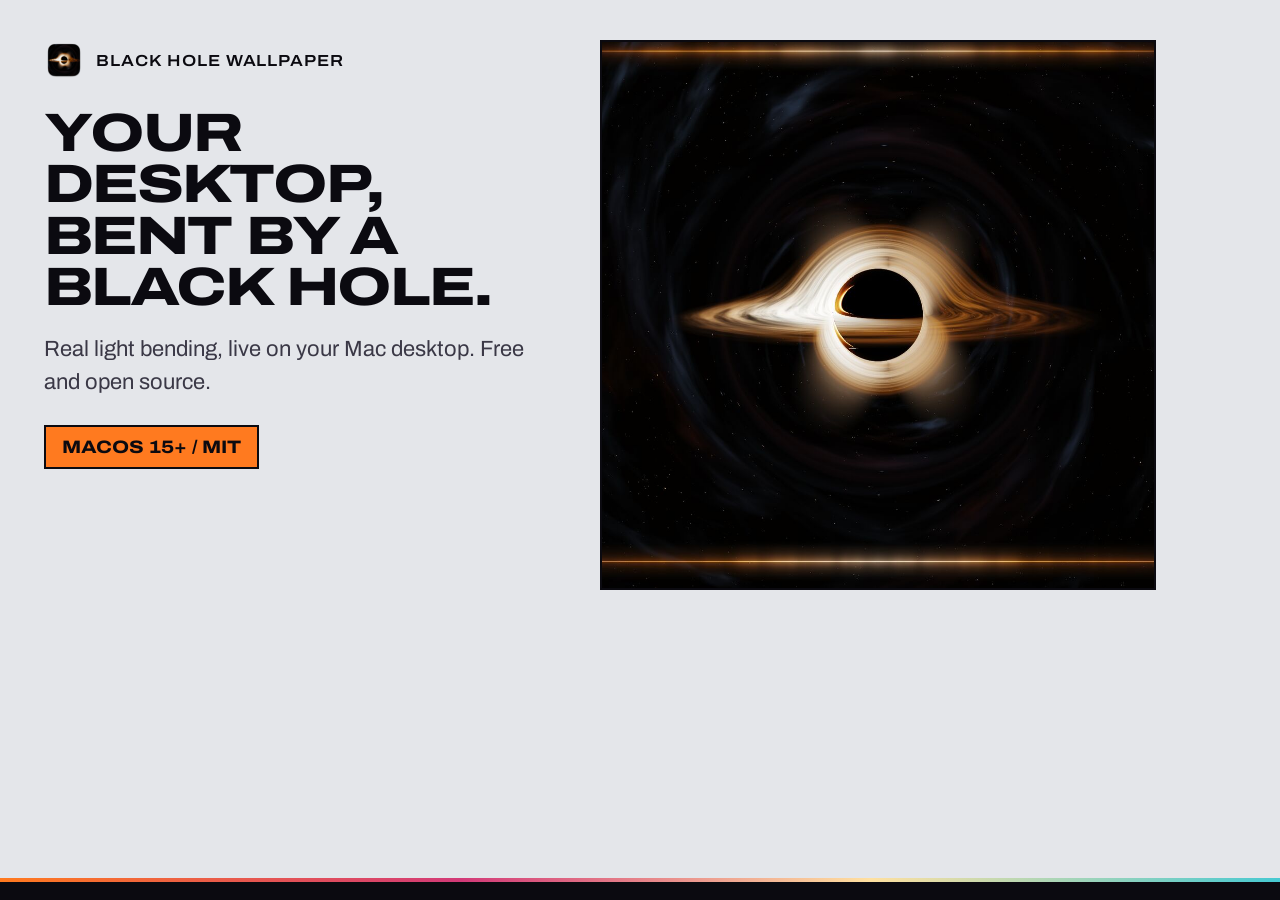
<file: website/werkzeuge/og.html>
<!doctype html><html><head><meta charset="utf-8"><link rel="stylesheet" href="../assets/css/site.css">
<style>html,body{width:1200px;height:630px;overflow:hidden;background:var(--paper)} .og{display:grid;grid-template-columns:520px 1fr;gap:36px;padding:40px 44px 0;height:590px}
.og h1{font-size:54px} .og p{margin-top:20px;font-size:22px;color:var(--ink-2)} .og .id{display:flex;gap:12px;align-items:center;font:600 16px Archivo;font-stretch:112%;letter-spacing:.06em;text-transform:uppercase;margin-bottom:28px}
.og .id img{width:40px;height:40px} .og .fig{height:100%} .og .fig img{height:100%;object-fit:cover} .og .tag{margin-top:26px;display:inline-block;background:var(--spot);border:2px solid var(--ink);padding:10px 16px;font:750 18px Archivo;font-stretch:118%;text-transform:uppercase}
.b{position:absolute;left:0;right:0;bottom:0;height:22px;background:var(--ink)} .b .band{height:4px;animation:none}</style></head>
<body><div class="og"><div><div class="id"><img src="../assets/img/icon-64.png" alt="">Black Hole Wallpaper</div><h1>Your desktop, bent by a black hole.</h1><p>Real light bending, live on your Mac desktop. Free and open source.</p><span class="tag">macOS 15+ / MIT</span></div>
<figure class="fig"><img src="../assets/img/hero-still.jpg" alt=""></figure></div><div class="b"><div class="band"></div></div></body></html>
</file>
<file: website/assets/css/site.css>
/* Black Hole Wallpaper: Missionsakte
   Datenblatt-Grau, schwarze Linien, Strudel-Orange als Fläche, fließende Bänder der App als Linien.
   Archivo über die Breitenachse: breite Versalien für Titel, normale Breite für Text. */

@font-face { font-family: "Archivo"; src: url(../fonts/archivo-latin-wdth-normal.woff2) format("woff2-variations"); font-weight: 100 900; font-stretch: 62% 125%; font-display: swap;
  unicode-range: U+0000-00FF, U+0131, U+0152-0153, U+02BB-02BC, U+02C6, U+02DA, U+02DC, U+0304, U+0308, U+0329, U+2000-206F, U+20AC, U+2122, U+2191, U+2193, U+2212, U+2215, U+FEFF, U+FFFD; }
@font-face { font-family: "Archivo"; src: url(../fonts/archivo-latin-ext-wdth-normal.woff2) format("woff2-variations"); font-weight: 100 900; font-stretch: 62% 125%; font-display: swap;
  unicode-range: U+0100-02BA, U+02BD-02C5, U+02C7-02CC, U+02CE-02D7, U+02DD-02FF, U+1E00-1E9F, U+2020, U+20A0-20AB, U+20AD-20C0, U+2113, U+A720-A7FF; }

:root {
  color-scheme: light;
  --paper: #E4E6EA;
  --paper-2: #D5D9DF;
  --ink: #0B0A10;
  --ink-2: #3A3846;
  --spot: #FF7A1F;
  --plate: #050308;
  --on-plate: #F3EDE6;
  --on-plate-2: #B9B2C4;
  --mag: #D23A78; --gold: #FFE0A0; --cyan: #2FC6D8; --blue: #3A4DD8;
  --rule: 2px;
  --gut: clamp(16px, 3vw, 40px);
  --max: 1360px;
  --sec-y: clamp(64px, 9vw, 128px);
  --h1: clamp(34px, 4.6vw, 76px);
  --h2: clamp(28px, 3.4vw, 54px);
  --body: clamp(16px, 1.15vw, 18px);
  --mono: ui-monospace, "SF Mono", Menlo, monospace;
}

* { box-sizing: border-box; margin: 0; padding: 0; }
html { background: var(--paper); color: var(--ink); font-family: "Archivo", system-ui, sans-serif; font-stretch: 100%; font-size: var(--body); line-height: 1.5; -webkit-font-smoothing: antialiased; scroll-behavior: smooth; scroll-padding-top: 16px; }
body { min-height: 100vh; }
img, video, canvas, svg { display: block; max-width: 100%; }
a { color: inherit; text-underline-offset: .2em; text-decoration-thickness: 1px; }
a:hover { text-decoration-thickness: 2px; }
::selection { background: var(--spot); color: var(--ink); }
:focus-visible { outline: 2px solid currentColor; outline-offset: 3px; }
.skip { position: absolute; left: 8px; top: -60px; background: var(--ink); color: var(--paper); padding: 10px 14px; z-index: 10; }
.skip:focus { top: 8px; }
.wrap { max-width: var(--max); margin: 0 auto; padding: 0 var(--gut); }
.sr { position: absolute; width: 1px; height: 1px; overflow: hidden; clip: rect(0 0 0 0); white-space: nowrap; }

/* Typografie */
h1, h2, .caps { font-stretch: 125%; font-weight: 800; text-transform: uppercase; letter-spacing: -.035em; line-height: .95; text-wrap: balance; }
h1 { font-size: var(--h1); }
h2 { font-size: var(--h2); }
h3 { font-size: 1.05rem; font-stretch: 112%; font-weight: 750; text-transform: uppercase; letter-spacing: .02em; line-height: 1.2; }
p { max-width: 62ch; text-wrap: pretty; }
.lede { font-size: clamp(17px, 1.3vw, 20px); color: var(--ink-2); max-width: 36ch; font-stretch: 96%; }
.label { font-size: 11.5px; font-weight: 700; font-stretch: 112%; letter-spacing: .08em; text-transform: uppercase; }
.num { font-variant-numeric: tabular-nums; }
.fine { font-size: 13px; color: var(--ink-2); }

/* Fließendes Band aus der App, als Linie des Datenblatts */
.band { height: var(--rule); background: linear-gradient(90deg, var(--spot), var(--mag) 18%, var(--gold) 34%, var(--cyan) 52%, var(--blue) 68%, var(--mag) 84%, var(--spot)); background-size: 200% 100%; animation: flow 16s linear infinite; }
@keyframes flow { to { background-position: -200% 0; } }

/* Kopf */
.head { display: grid; grid-template-columns: auto 1fr auto; gap: 16px; align-items: center; padding: 14px 0 12px; font-size: 12px; font-weight: 600; font-stretch: 112%; letter-spacing: .06em; text-transform: uppercase; }
.head .id { display: flex; gap: 10px; align-items: center; text-decoration: none; }
.head .id img { width: 28px; height: 28px; }
.head .doc { justify-self: center; color: var(--ink-2); font-weight: 500; }
.head nav { display: flex; gap: 22px; }
.head nav a { text-decoration: none; padding: 4px 0; }
.head nav a:hover { text-decoration: underline; }

/* Einstieg */
.hero { display: grid; grid-template-columns: minmax(0, 5fr) minmax(0, 7fr); gap: var(--gut); padding: clamp(20px, 3vw, 44px) 0; min-height: calc(100svh - 160px); }
.hero .copy { display: flex; flex-direction: column; justify-content: space-between; gap: 32px; }
.hero .lede { margin-top: 22px; }
.act { display: grid; gap: 10px; max-width: 540px; }
.btn { display: flex; justify-content: space-between; align-items: center; gap: 16px; padding: 18px 20px; background: var(--spot); color: var(--ink); border: var(--rule) solid var(--ink); text-decoration: none; font-weight: 750; font-stretch: 118%; text-transform: uppercase; letter-spacing: .02em; font-size: 16px; transition: background .15s, color .15s; }
.btn:hover { background: var(--ink); color: var(--spot); }
.btn svg { width: 20px; height: 20px; flex: none; }
.copy-cmd { display: flex; align-items: center; justify-content: space-between; gap: 12px; width: 100%; padding: 12px 14px 12px 20px; border: var(--rule) solid currentColor; background: transparent; color: inherit; font: 500 13px/1.3 var(--mono); cursor: pointer; text-align: left; transition: background .15s, color .15s; flex-wrap: wrap; row-gap: 10px; }
.copy-cmd code { font: inherit; white-space: nowrap; }
.copy-cmd .k { font: 700 11px/1 "Archivo", sans-serif; font-stretch: 112%; letter-spacing: .08em; text-transform: uppercase; border-left: var(--rule) solid currentColor; padding: 4px 0 4px 12px; white-space: nowrap; }
.copy-cmd:hover { background: var(--ink); color: var(--paper); }

/* Bildplatten */
.fig { display: grid; grid-template-rows: 1fr auto; border: var(--rule) solid var(--ink); background: var(--plate); min-width: 0; }
.fig picture, .fig > img { display: block; }
.fig img { width: 100%; height: 100%; object-fit: cover; }
.cap { display: grid; grid-template-columns: auto 1fr; gap: 4px 14px; padding: 10px 14px; background: var(--paper); border-top: var(--rule) solid var(--ink); font-size: 13px; line-height: 1.4; }
.cap b { font-stretch: 118%; text-transform: uppercase; letter-spacing: .06em; font-size: 12px; padding-top: 1px; }
.plate { position: relative; overflow: hidden; min-height: 420px; }
.plate > img, .plate > picture, .plate picture img, .plate canvas { position: absolute; inset: 0; width: 100%; height: 100%; object-fit: cover; }
.plate.is-live > img, .plate.is-live > picture { visibility: hidden; }
.anno { position: absolute; inset: 0; width: 100%; height: 100%; pointer-events: none; z-index: 2; }
.anno text { font: 600 20px "Archivo", sans-serif; font-stretch: 112%; letter-spacing: .08em; text-transform: uppercase; fill: var(--on-plate); }
.anno polyline, .anno circle { stroke: var(--on-plate); stroke-width: 1; fill: none; vector-effect: non-scaling-stroke; }
.hero .cap { grid-template-columns: auto 1fr auto; }
.hero .cap .hint { color: var(--ink-2); }

/* Spezifikation */
.spec { display: grid; grid-template-columns: repeat(4, 1fr); }
.spec div { padding: 12px 16px 16px 0; border-right: 1px solid var(--ink); margin-right: 16px; }
.spec div:last-child { border-right: 0; }
.spec dt { color: var(--ink-2); }
.spec dd { margin-top: 6px; font-size: 15px; font-weight: 600; }
.spec-note { padding: 0 0 18px; }

/* Abschnitte */
section { padding: var(--sec-y) 0; }
.sec-head { display: grid; grid-template-columns: minmax(0, 5fr) minmax(0, 7fr); gap: var(--gut); align-items: end; margin-bottom: clamp(32px, 4vw, 56px); }
.sec-head p { color: var(--ink-2); }

.dark { background: var(--plate); color: var(--on-plate); }
.dark .sec-head p, .dark p { color: var(--on-plate-2); }
.dark .fig { border-color: var(--on-plate-2); }
.dark .cap { background: var(--plate); color: var(--on-plate); border-top-color: var(--on-plate-2); }
.dark :focus-visible { outline-color: var(--spot); }

.spot { background: var(--spot); color: var(--ink); }
.spot .sec-head p, .spot p { color: var(--ink); }
.tint { background: var(--paper-2); }

/* Physik */
.phys { display: grid; grid-template-columns: minmax(0, 5fr) minmax(0, 7fr); gap: var(--gut); }
.phys .text { display: grid; gap: 18px; align-content: start; }
.truth { margin-top: 18px; border-top: var(--rule) solid var(--on-plate-2); }
.truth div { display: grid; grid-template-columns: 9.5em 1fr; gap: 14px; padding: 14px 0; border-bottom: 1px solid #3a3446; }
.truth dt { color: var(--on-plate); }
.truth dt.art { color: var(--spot); }
.truth dd { color: var(--on-plate-2); }
.phys .figs { display: grid; grid-template-columns: 1fr 1fr; gap: 16px; }
.phys .figs .fig:first-child { grid-column: 1 / -1; }
.phys .figs .fig:first-child img { aspect-ratio: 10 / 6; }
.phys .figs .fig img { aspect-ratio: 13 / 10; }

/* Voreinstellungen */
.presets { display: grid; grid-template-columns: 1fr 1fr; gap: 16px; list-style: none; }
.presets li:first-child { grid-column: 1 / -1; }
.presets img { aspect-ratio: 43 / 18; }

/* Objekte */
.objects { display: grid; grid-template-columns: minmax(0, 7fr) minmax(0, 5fr); gap: var(--gut); align-items: start; }
.objects .fig { border-color: var(--ink); }
.objects .main-fig img { aspect-ratio: 3000 / 1440; }
.kinds { list-style: none; border-top: var(--rule) solid var(--ink); }
.kinds li { padding: 11px 0; border-bottom: 1px solid var(--ink); font-weight: 550; display: grid; grid-template-columns: 2.4em 1fr; }
.kinds li span { font-variant-numeric: tabular-nums; font-weight: 700; font-stretch: 112%; font-size: 12px; padding-top: 3px; }
.obj-row { display: grid; grid-template-columns: repeat(3, 1fr); gap: 16px; margin-top: 16px; }
.obj-row img { aspect-ratio: 1720 / 720; }
.objects .notes { margin-top: 22px; display: grid; gap: 10px; }
.objects .notes .fine { color: var(--ink); }

/* Mac */
.mac { display: grid; grid-template-columns: minmax(0, 6fr) minmax(0, 6fr); gap: var(--gut); align-items: start; }
.facts { list-style: none; border-top: var(--rule) solid var(--ink); }
.facts li { padding: 16px 0; border-bottom: 1px solid var(--ink); display: grid; grid-template-columns: 26px 1fr; gap: 12px; }
.facts svg { width: 22px; height: 22px; margin-top: 2px; }
.chart { border: var(--rule) solid var(--ink); background: var(--paper); }
.chart .body { padding: 22px 20px 16px; display: grid; gap: 22px; }
.bar { display: grid; gap: 8px; }
.bar .lbl { display: flex; justify-content: space-between; gap: 12px; font-weight: 600; }
.bar .track { position: relative; height: 28px; border-left: var(--rule) solid var(--ink); background: repeating-linear-gradient(90deg, transparent 0 calc(33.333% - 1px), rgba(11,10,16,.25) calc(33.333% - 1px) 33.333%); }
.bar .range { position: absolute; top: 4px; bottom: 4px; background: var(--ink); }
.bar .range.hot { background: var(--spot); border: var(--rule) solid var(--ink); }
.axis { display: flex; justify-content: space-between; font-size: 12px; color: var(--ink-2); padding-left: 0; }

/* Film */
.film .fig { border-color: var(--on-plate-2); }
.film video { width: 100%; height: auto; aspect-ratio: 16 / 9; background: #000; object-fit: cover; }
.film .player { position: relative; }
.play { position: absolute; inset: 0; display: grid; place-items: center; background: transparent; border: 0; cursor: pointer; color: var(--ink); }
.play span { display: flex; align-items: center; gap: 12px; padding: 16px 22px; background: var(--spot); border: var(--rule) solid var(--ink); font: 750 15px "Archivo", sans-serif; font-stretch: 118%; text-transform: uppercase; letter-spacing: .02em; }
.play svg { width: 16px; height: 16px; }
.play[hidden] { display: none; }

/* Installieren */
.install { display: grid; grid-template-columns: 1fr 1fr; gap: var(--gut); }
.path { border-top: var(--rule) solid var(--ink); padding-top: 18px; }
.path h3 { margin-bottom: 18px; }
.steps { list-style: none; position: relative; display: grid; gap: 22px; padding-left: 52px; }
.steps::before { content: ""; position: absolute; left: 17px; top: 8px; bottom: 8px; width: var(--rule); background: var(--ink); }
.steps li { position: relative; overflow-wrap: anywhere; }
.steps li::before { counter-increment: step; content: counter(step); position: absolute; left: -52px; top: -4px; width: 36px; height: 36px; display: grid; place-items: center; background: var(--paper); border: var(--rule) solid var(--ink); font-weight: 800; font-stretch: 118%; font-variant-numeric: tabular-nums; }
.steps { counter-reset: step; }
.steps li.warn::before { background: var(--spot); }
.steps .btn { margin-top: 12px; max-width: 420px; }
.steps .copy-cmd { margin-top: 12px; }

/* Fragen */
.faq { border-top: var(--rule) solid var(--ink); }
.faq details { border-bottom: 1px solid var(--ink); }
.faq summary { list-style: none; cursor: pointer; display: flex; justify-content: space-between; gap: 20px; padding: 18px 0; font-weight: 700; font-size: 1.08rem; }
.faq summary::-webkit-details-marker { display: none; }
.faq summary::after { content: "+"; font-weight: 500; font-size: 1.4rem; line-height: 1; }
.faq details[open] summary::after { content: "\2212"; }
.faq details p { padding: 0 0 20px; color: var(--ink-2); }
.faq summary:hover { text-decoration: underline; }

/* Fuß */
.foot { background: var(--ink); color: var(--paper); padding: 28px 0 36px; font-size: 14px; }
.foot .wrap { display: flex; flex-wrap: wrap; gap: 12px 28px; align-items: center; }
.foot .wrap > :last-child { margin-left: auto; }

/* 404 */
.lost { min-height: 70vh; display: grid; align-content: center; gap: 22px; }

/* Tablet */
@media (max-width: 1100px) {
  .head .doc { display: none; }
  .head { grid-template-columns: auto 1fr; }
  .head nav { justify-self: end; gap: 16px; }
  .objects { grid-template-columns: 1fr; }
  .mac { grid-template-columns: 1fr; }
}

/* Handy */
@media (max-width: 860px) {
  .head nav a:not(.lang) { display: none; }
  .hero { grid-template-columns: 1fr; min-height: 0; padding-top: 18px; gap: 18px; }
  .hero .copy { display: contents; }
  .hero .copy > div:first-child { order: 1; }
  .hero .fig { order: 2; }
  .hero .act { order: 3; max-width: none; }
  .hero .lede { margin-top: 14px; }
  .plate { min-height: 0; aspect-ratio: 16 / 11; }
  .anno text { font-size: 44px; }
  .anno text, .anno polyline { display: none; }
  .anno .m1 { display: inline; }
  .hero .cap { grid-template-columns: auto 1fr; }
  .hero .cap .hint { grid-column: 2; }
  .copy-cmd { font-size: 11px; padding-left: 14px; }
  .spec { grid-template-columns: 1fr 1fr; }
  .spec div:nth-child(2) { border-right: 0; }
  .spec div:nth-child(n+3) { border-top: 1px solid var(--ink); }
  .sec-head, .phys, .install { grid-template-columns: 1fr; }
  .sec-head { gap: 16px; }
  .presets { grid-template-columns: 1fr; }
  .phys .figs { grid-template-columns: 1fr; }
  .obj-row { grid-template-columns: 1fr; }
  .truth div { grid-template-columns: 1fr; gap: 4px; }
  .foot .wrap > :last-child { margin-left: 0; }
}

/* Schmale Handys: Befehlsbox in den Schritten nutzt die volle Breite, damit keine Zeile umbricht */
@media (max-width: 480px) {
  .copy-cmd { padding-left: 12px; padding-right: 12px; }
  .steps .copy-cmd { position: relative; margin-left: -52px; width: calc(100% + 52px); background: var(--paper); }
  .steps .copy-cmd:hover { background: var(--ink); }
}

@media (prefers-reduced-motion: reduce) {
  html { scroll-behavior: auto; }
  .band { animation: none; }
  * { transition: none !important; }
}

/* lange Wörter brechen statt seitlich scrollen */
h1, h2 { hyphens: auto; hyphenate-limit-chars: 8 3 3; -webkit-hyphenate-limit-before: 3; -webkit-hyphenate-limit-after: 3; overflow-wrap: break-word; }
.motion-row { display: grid; grid-template-columns: minmax(0, 4fr) minmax(0, 8fr); gap: var(--gut); margin-top: clamp(28px, 3vw, 44px); padding-top: 14px; border-top: var(--rule) solid var(--ink); }
.motion-h { margin: 0; }
.motion { list-style: none; display: grid; grid-template-columns: repeat(3, minmax(0, 1fr)); gap: 0 var(--gut); }
.motion li { padding: 11px 0; border-bottom: 1px solid var(--ink); font-weight: 500; display: grid; grid-template-columns: 1.6em 1fr; }
@media (max-width: 1099px) { .motion-row { grid-template-columns: 1fr; gap: 12px; } .motion { grid-template-columns: repeat(2, minmax(0, 1fr)); } }
@media (max-width: 640px) { .motion { grid-template-columns: 1fr; } }
.motion-row { margin-bottom: 28px; }
</file>
